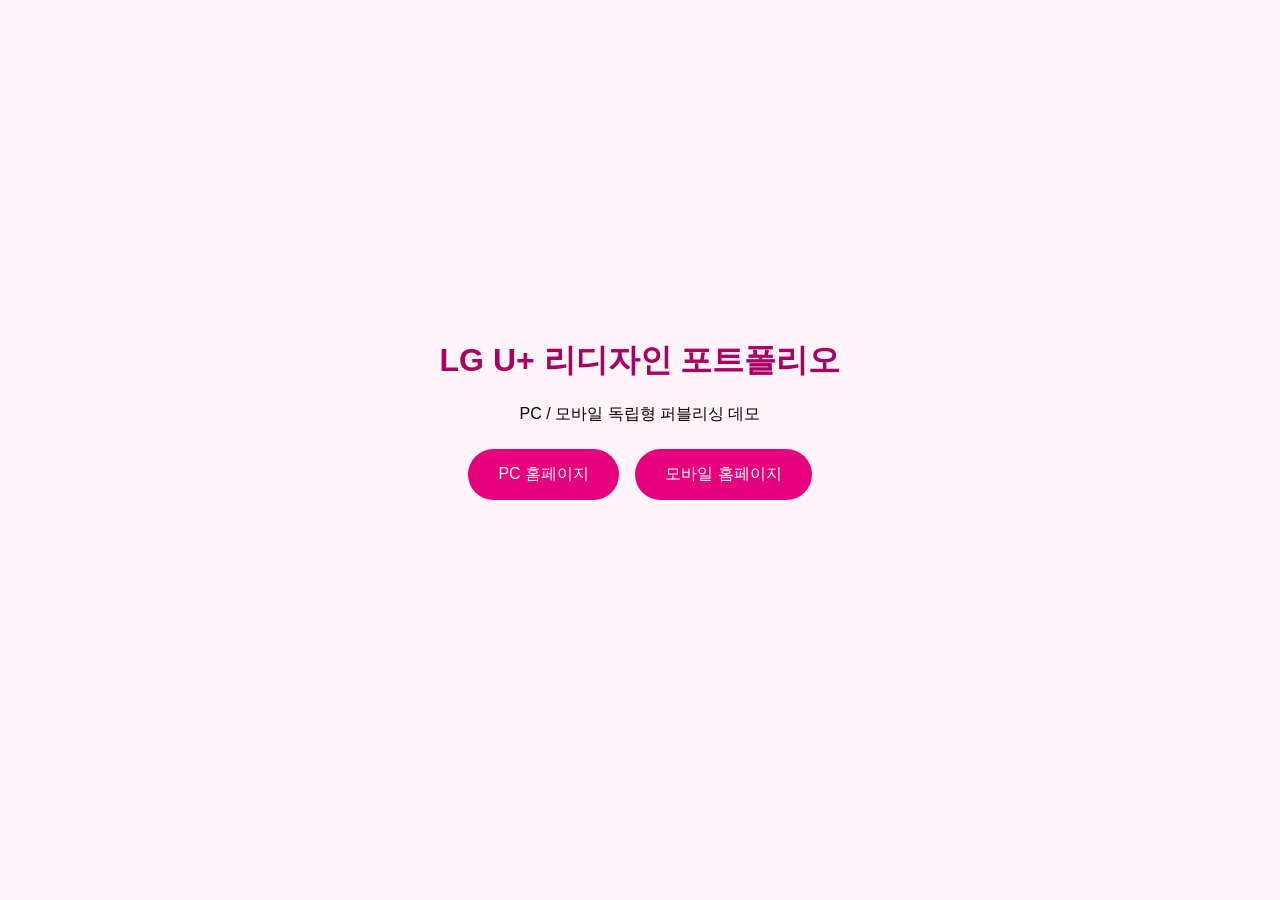
<file: index.html>
<!doctype html><html lang="ko"><head><meta charset="utf-8"><meta name="viewport" content="width=device-width,initial-scale=1"><title>LG U+ 포트폴리오</title><style>body{font-family:Arial,sans-serif;background:#fff4fa;display:grid;place-items:center;min-height:90vh;text-align:center}a{display:inline-block;padding:15px 30px;background:#e6007e;color:white;text-decoration:none;border-radius:30px;margin:8px}h1{color:#a90061}</style></head><body><main><h1>LG U+ 리디자인 포트폴리오</h1><p>PC / 모바일 독립형 퍼블리싱 데모</p><a href="pc/index.html">PC 홈페이지</a><a href="mobile/index.html">모바일 홈페이지</a></main></body></html>
</file>
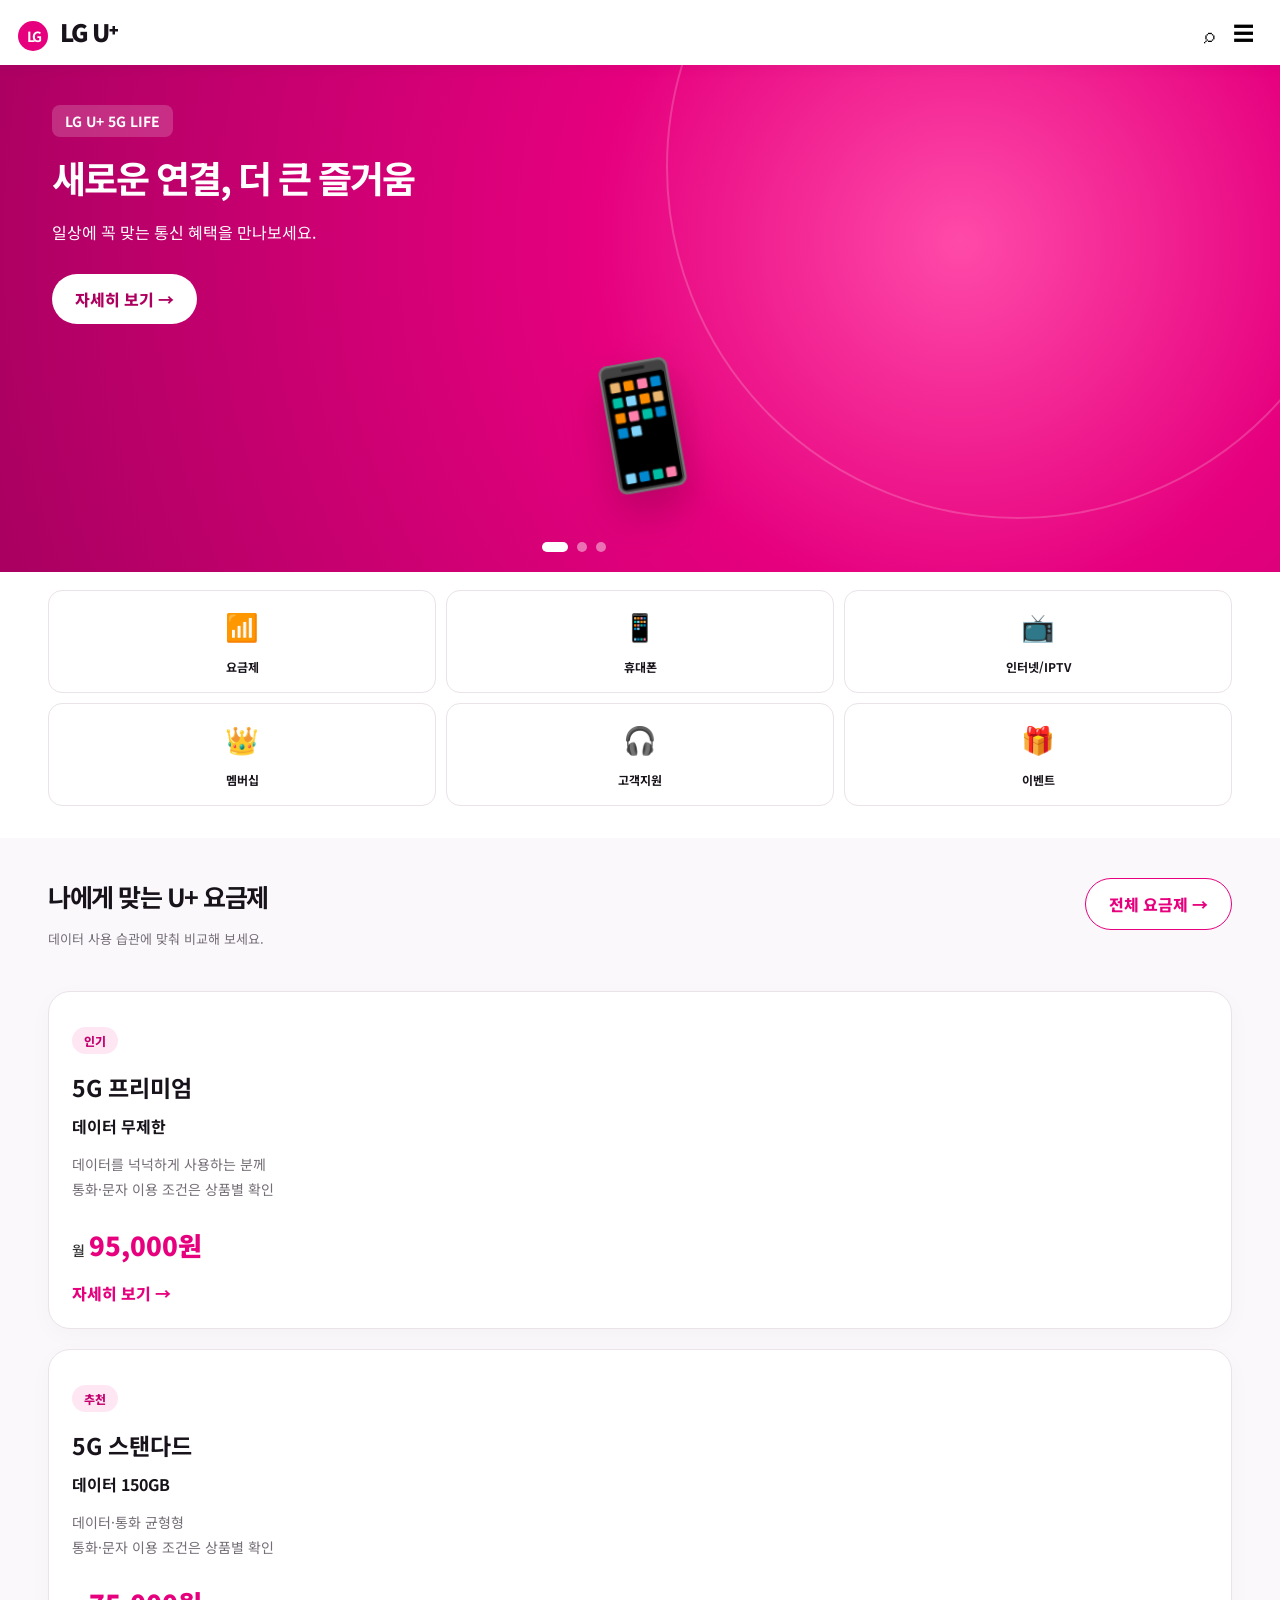
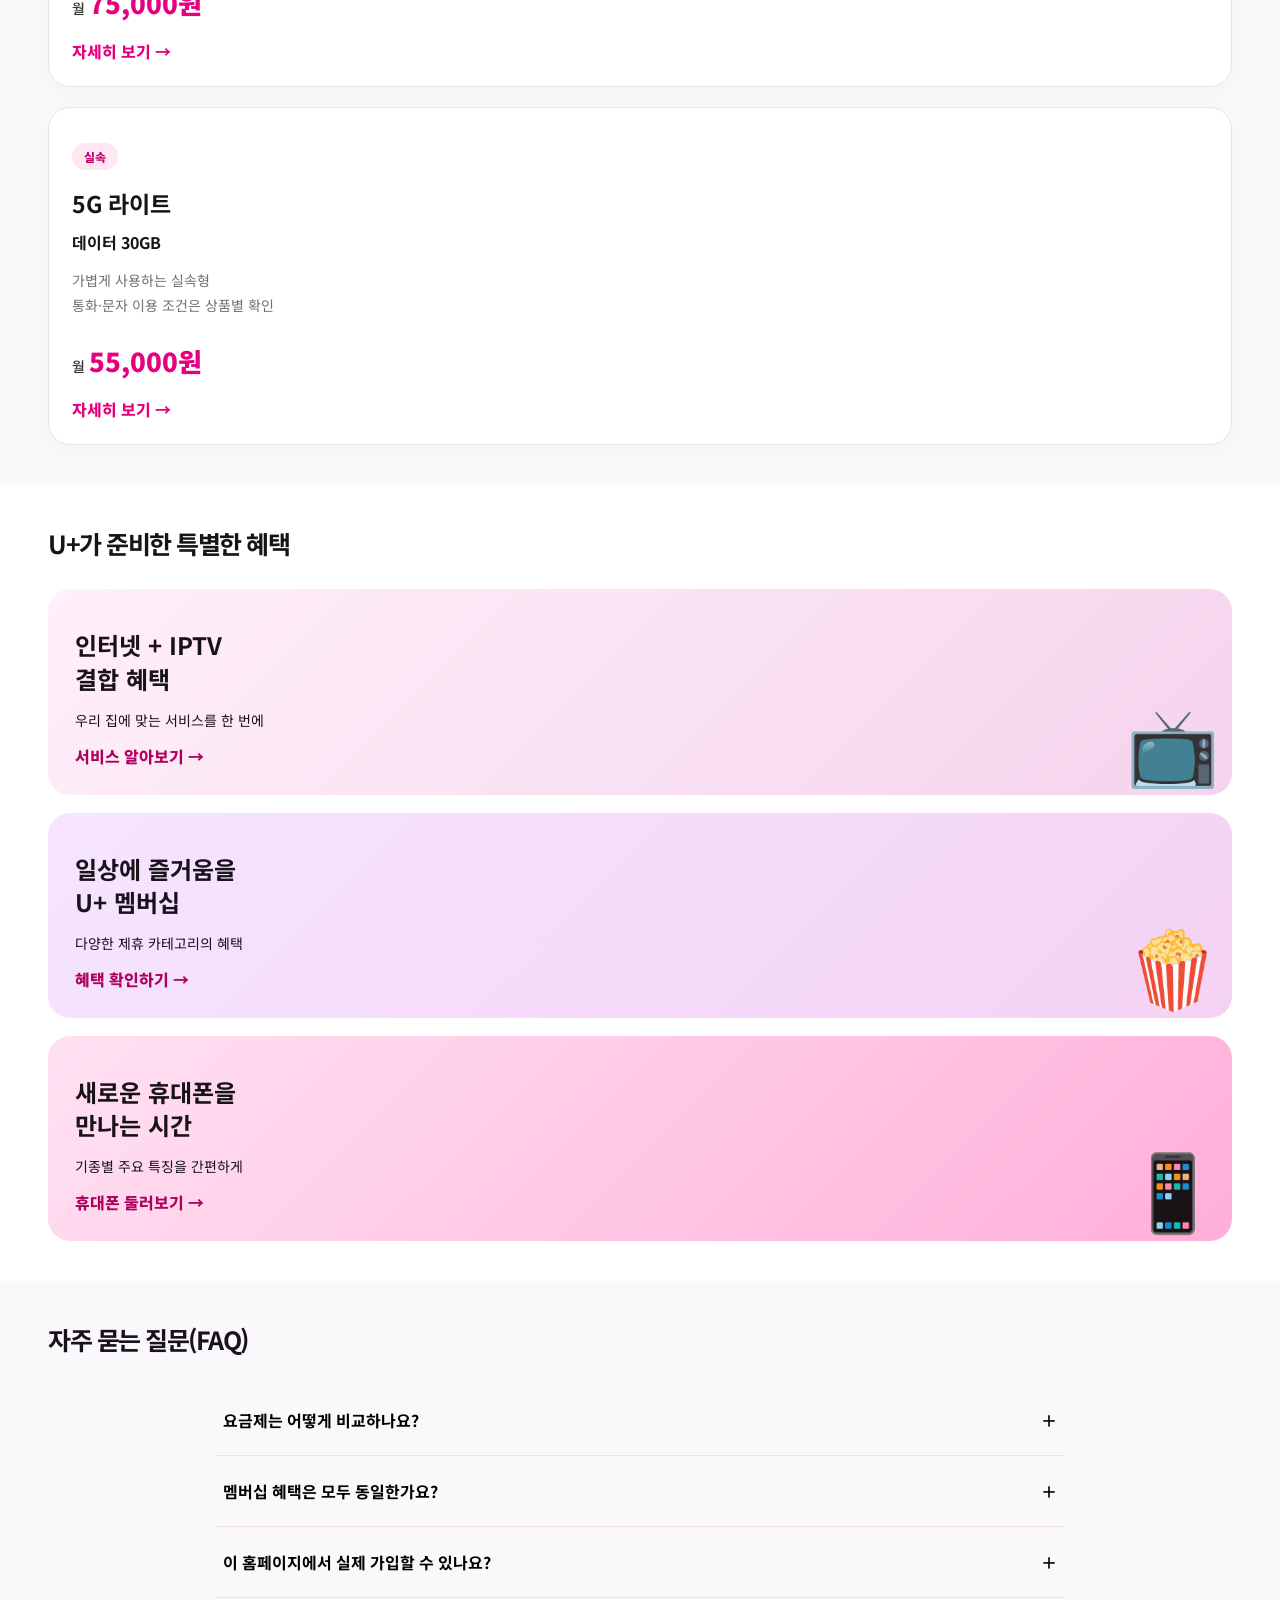
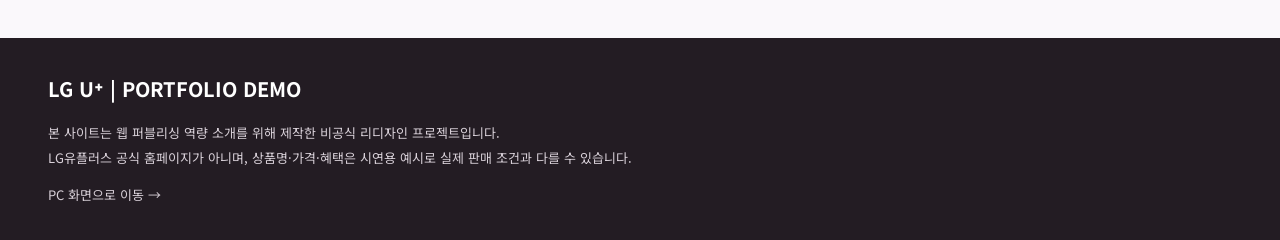
<file: mobile/index.html>
<!doctype html><html lang="ko"><head><meta charset="utf-8"><meta name="viewport" content="width=device-width,initial-scale=1"><meta name="description" content="LG U+ 통신사 웹 퍼블리싱 포트폴리오 데모"><title>홈 | U+ 웹 퍼블리싱 포트폴리오</title><link rel="stylesheet" href="../assets/style.css"><script defer src="../assets/main.js"></script></head><body class="mobile"><div class="topline">개인　 |　기업　 |　 소상공인　　<a href="../pc/index.html">PC 버전 보기 ↗</a></div><header class="header"><div class="header-inner"><a href="index.html" class="logo" aria-label="홈"><b>LG</b> LG U⁺</a><nav class="nav" aria-label="주 메뉴"><a class="active" href="index.html">홈</a><a class="" href="about.html">회사소개</a><a class="" href="plans.html">요금제</a><a class="" href="devices.html">휴대폰</a><a class="" href="membership.html">멤버십</a></nav><div class="header-tools"><button class="icon-btn" data-search aria-label="검색 열기">⌕</button><a class="login outline" href="about.html">My U+</a><button class="icon-btn" data-menu aria-label="메뉴 열기" aria-expanded="false">☰</button></div><div class="search-panel"><label for="site-search">어떤 서비스를 찾으세요?</label><input id="site-search" placeholder="요금제, 휴대폰, 멤버십 검색"></div></div><nav class="mobile-menu" aria-label="모바일 메뉴"><a class="active" href="index.html">홈</a><a class="" href="about.html">회사소개</a><a class="" href="plans.html">요금제</a><a class="" href="devices.html">휴대폰</a><a class="" href="membership.html">멤버십</a><a href="../pc/index.html">PC 버전 보기 ↗</a></nav></header><main><section class="hero" data-hero><div class="hero-inner"><div class="hero-copy"><span class="eyebrow" data-tag></span><h1 data-title></h1><p data-desc></p><a data-cta class="pill" href="plans.html">자세히 보기 →</a></div><div class="hero-visual" data-emoji aria-hidden="true"></div><div class="hero-dots"><button data-dot aria-label="첫 번째 배너"></button><button data-dot aria-label="두 번째 배너"></button><button data-dot aria-label="세 번째 배너"></button></div></div></section><div class="container"><div class="quick"><a href="plans.html"><span class="symbol">📶</span><strong>요금제</strong></a><a href="devices.html"><span class="symbol">📱</span><strong>휴대폰</strong></a><a href="about.html"><span class="symbol">📺</span><strong>인터넷/IPTV</strong></a><a href="membership.html"><span class="symbol">👑</span><strong>멤버십</strong></a><a href="about.html"><span class="symbol">🎧</span><strong>고객지원</strong></a><a href="membership.html"><span class="symbol">🎁</span><strong>이벤트</strong></a></div></div><section class="section alt"><div class="container"><div class="section-head"><div><h2>나에게 맞는 U+ 요금제</h2><p>데이터 사용 습관에 맞춰 비교해 보세요.</p></div><a href="plans.html" class="outline">전체 요금제 →</a></div><div class="cards"><article class="card" data-category="premium"><span class="tag">인기</span><h3>5G 프리미엄</h3><strong>데이터 무제한</strong><p>데이터를 넉넉하게 사용하는 분께<br>통화·문자 이용 조건은 상품별 확인</p><div class="price"><small>월 </small>95,000원</div><a class="link" href="plans.html">자세히 보기 →</a></article><article class="card" data-category="standard"><span class="tag">추천</span><h3>5G 스탠다드</h3><strong>데이터 150GB</strong><p>데이터·통화 균형형<br>통화·문자 이용 조건은 상품별 확인</p><div class="price"><small>월 </small>75,000원</div><a class="link" href="plans.html">자세히 보기 →</a></article><article class="card" data-category="light"><span class="tag">실속</span><h3>5G 라이트</h3><strong>데이터 30GB</strong><p>가볍게 사용하는 실속형<br>통화·문자 이용 조건은 상품별 확인</p><div class="price"><small>월 </small>55,000원</div><a class="link" href="plans.html">자세히 보기 →</a></article></div></div></section><section class="section"><div class="container"><div class="section-head"><h2>U+가 준비한 특별한 혜택</h2></div><div class="promos"><article class="promo"><h3>인터넷 + IPTV<br>결합 혜택</h3><p>우리 집에 맞는 서비스를 한 번에</p><a href="about.html">서비스 알아보기 →</a><span class="art">📺</span></article><article class="promo"><h3>일상에 즐거움을<br>U+ 멤버십</h3><p>다양한 제휴 카테고리의 혜택</p><a href="membership.html">혜택 확인하기 →</a><span class="art">🍿</span></article><article class="promo"><h3>새로운 휴대폰을<br>만나는 시간</h3><p>기종별 주요 특징을 간편하게</p><a href="devices.html">휴대폰 둘러보기 →</a><span class="art">📱</span></article></div></div></section><section class="section alt"><div class="container"><div class="section-head"><h2>자주 묻는 질문(FAQ)</h2></div><div class="faq"><div class="faq-item"><button aria-expanded="false">요금제는 어떻게 비교하나요? <span>＋</span></button><div class="faq-answer">요금제 소개 페이지에서 데이터 이용량에 따라 상품 카드를 분류해 볼 수 있습니다. 실제 가입 조건은 공식 홈페이지에서 확인해 주세요.</div></div><div class="faq-item"><button aria-expanded="false">멤버십 혜택은 모두 동일한가요? <span>＋</span></button><div class="faq-answer">멤버십 혜택은 등급과 제휴처 및 시기에 따라 달라질 수 있습니다. 이 페이지는 포트폴리오용 안내 예시입니다.</div></div><div class="faq-item"><button aria-expanded="false">이 홈페이지에서 실제 가입할 수 있나요? <span>＋</span></button><div class="faq-answer">아니요. 이 사이트는 개인 포트폴리오로 제작한 비공식 시연 사이트이며 가입이나 결제 기능을 제공하지 않습니다.</div></div></div></div></section></main><footer class="footer"><div class="container"><strong>LG U⁺ | PORTFOLIO DEMO</strong><p>본 사이트는 웹 퍼블리싱 역량 소개를 위해 제작한 비공식 리디자인 프로젝트입니다.<br>LG유플러스 공식 홈페이지가 아니며, 상품명·가격·혜택은 시연용 예시로 실제 판매 조건과 다를 수 있습니다.</p><a href="../pc/index.html">PC 화면으로 이동 →</a></div></footer></body></html>
</file>
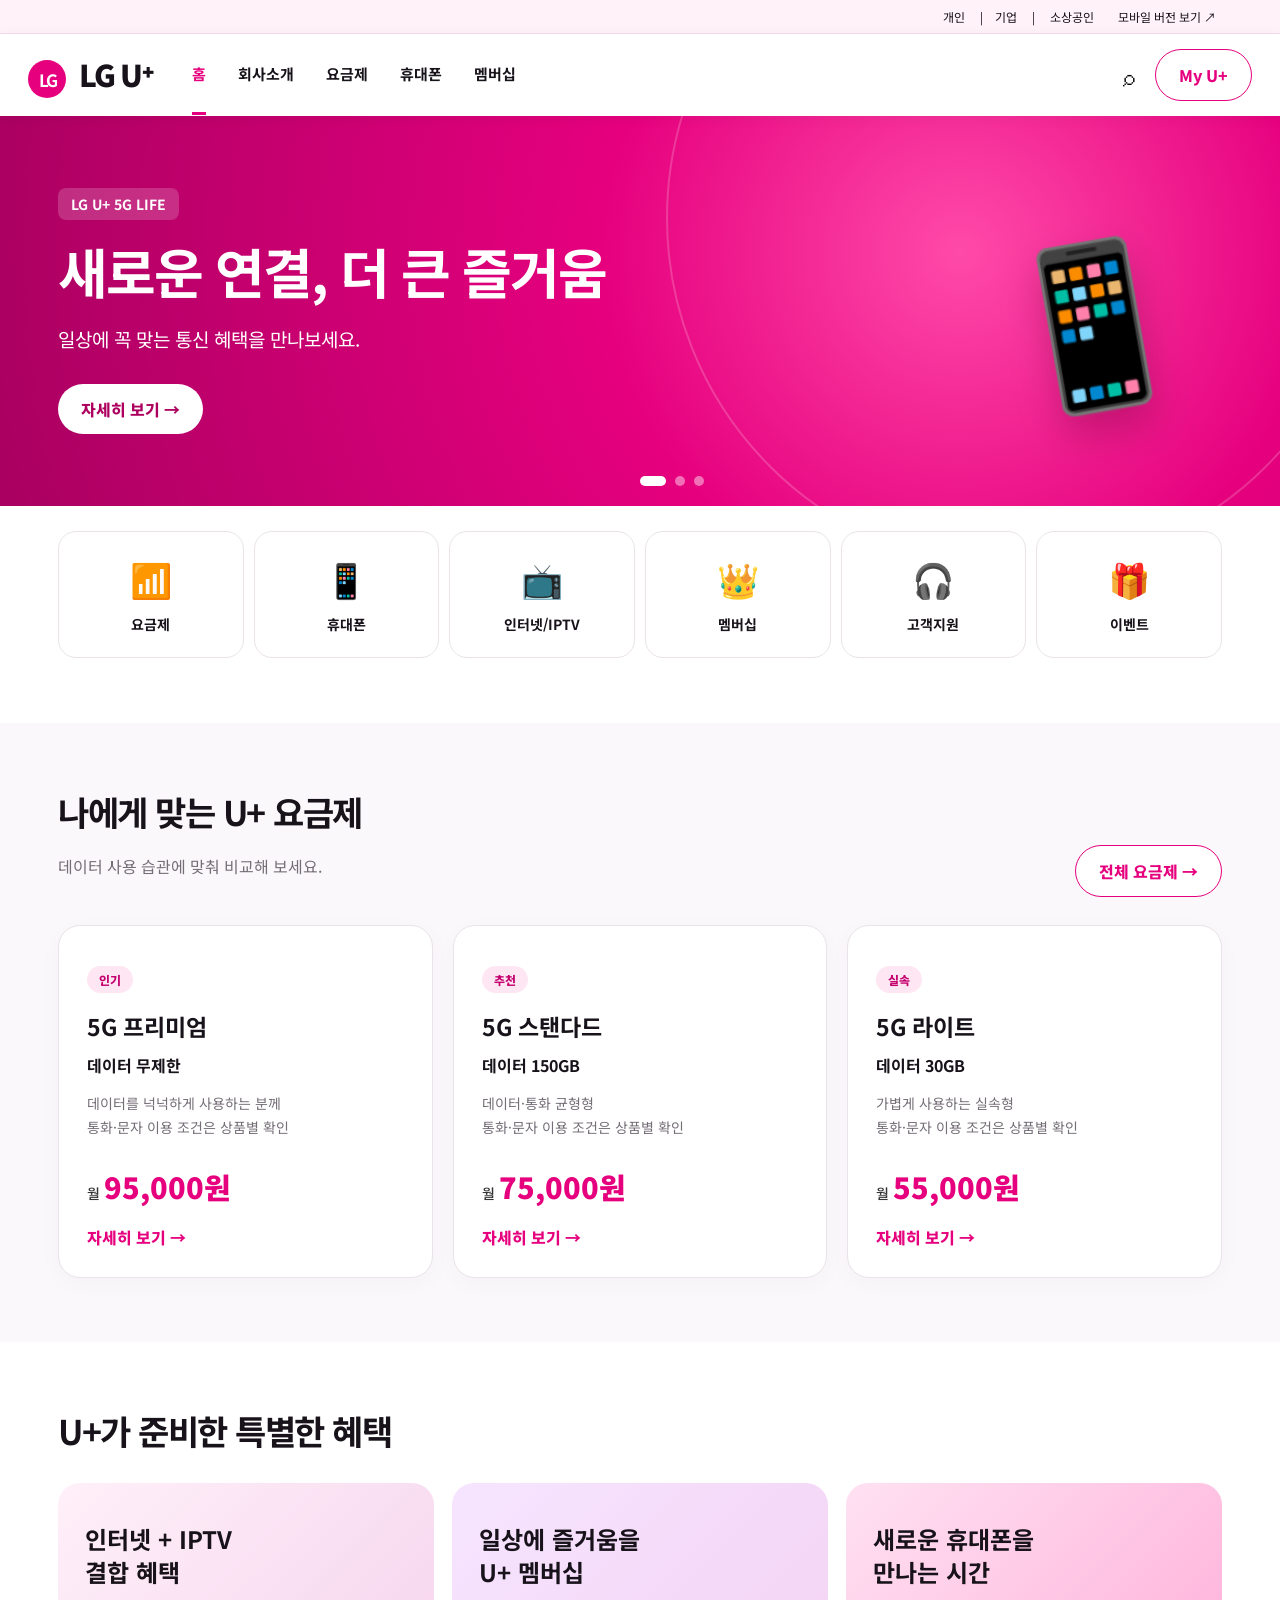
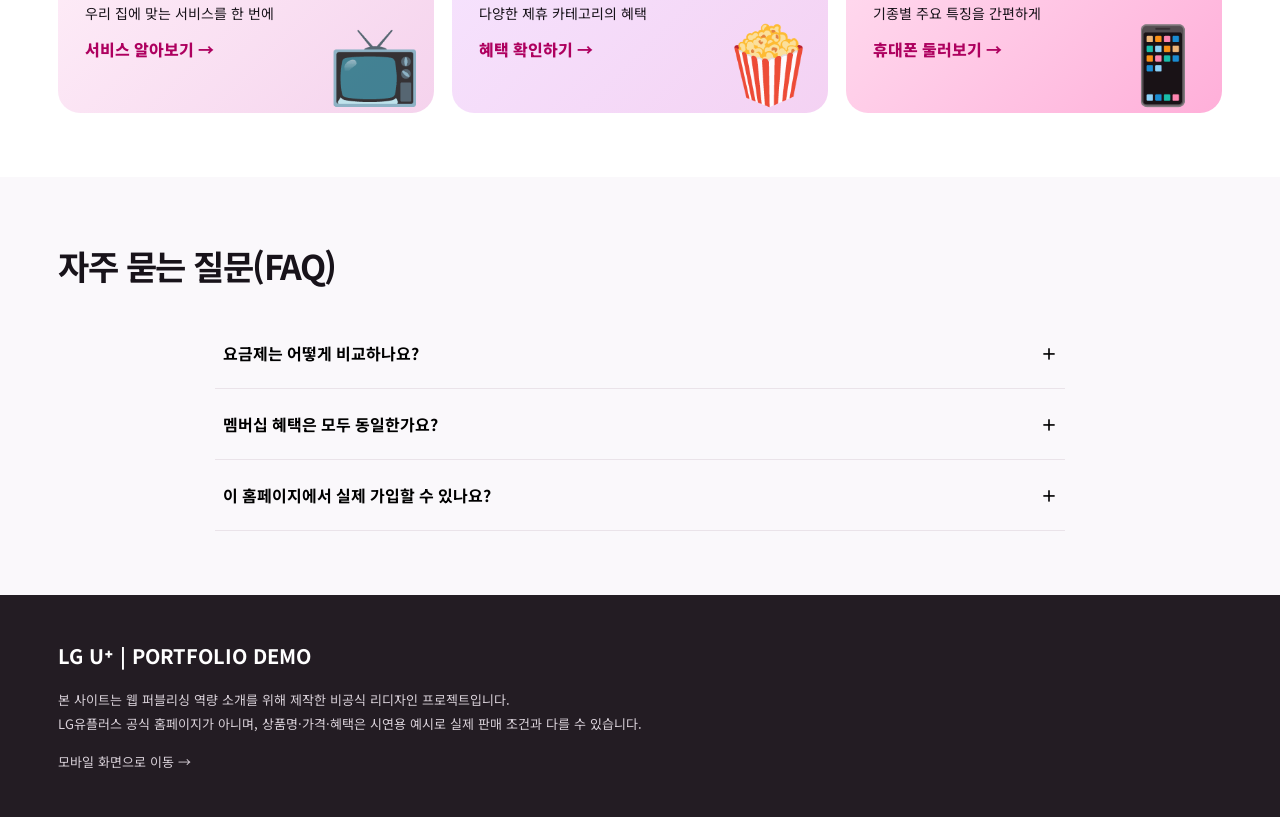
<file: pc/index.html>
<!doctype html><html lang="ko"><head><meta charset="utf-8"><meta name="viewport" content="width=device-width,initial-scale=1"><meta name="description" content="LG U+ 통신사 웹 퍼블리싱 포트폴리오 데모"><title>홈 | U+ 웹 퍼블리싱 포트폴리오</title><link rel="stylesheet" href="../assets/style.css"><script defer src="../assets/main.js"></script></head><body class="pc"><div class="topline">개인　 |　기업　 |　 소상공인　　<a href="../mobile/index.html">모바일 버전 보기 ↗</a></div><header class="header"><div class="header-inner"><a href="index.html" class="logo" aria-label="홈"><b>LG</b> LG U⁺</a><nav class="nav" aria-label="주 메뉴"><a class="active" href="index.html">홈</a><a class="" href="about.html">회사소개</a><a class="" href="plans.html">요금제</a><a class="" href="devices.html">휴대폰</a><a class="" href="membership.html">멤버십</a></nav><div class="header-tools"><button class="icon-btn" data-search aria-label="검색 열기">⌕</button><a class="login outline" href="about.html">My U+</a></div><div class="search-panel"><label for="site-search">어떤 서비스를 찾으세요?</label><input id="site-search" placeholder="요금제, 휴대폰, 멤버십 검색"></div></div><nav class="mobile-menu" aria-label="모바일 메뉴"><a class="active" href="index.html">홈</a><a class="" href="about.html">회사소개</a><a class="" href="plans.html">요금제</a><a class="" href="devices.html">휴대폰</a><a class="" href="membership.html">멤버십</a><a href="../mobile/index.html">PC 버전 보기 ↗</a></nav></header><main><section class="hero" data-hero><div class="hero-inner"><div class="hero-copy"><span class="eyebrow" data-tag></span><h1 data-title></h1><p data-desc></p><a data-cta class="pill" href="plans.html">자세히 보기 →</a></div><div class="hero-visual" data-emoji aria-hidden="true"></div><div class="hero-dots"><button data-dot aria-label="첫 번째 배너"></button><button data-dot aria-label="두 번째 배너"></button><button data-dot aria-label="세 번째 배너"></button></div></div></section><div class="container"><div class="quick"><a href="plans.html"><span class="symbol">📶</span><strong>요금제</strong></a><a href="devices.html"><span class="symbol">📱</span><strong>휴대폰</strong></a><a href="about.html"><span class="symbol">📺</span><strong>인터넷/IPTV</strong></a><a href="membership.html"><span class="symbol">👑</span><strong>멤버십</strong></a><a href="about.html"><span class="symbol">🎧</span><strong>고객지원</strong></a><a href="membership.html"><span class="symbol">🎁</span><strong>이벤트</strong></a></div></div><section class="section alt"><div class="container"><div class="section-head"><div><h2>나에게 맞는 U+ 요금제</h2><p>데이터 사용 습관에 맞춰 비교해 보세요.</p></div><a href="plans.html" class="outline">전체 요금제 →</a></div><div class="cards"><article class="card" data-category="premium"><span class="tag">인기</span><h3>5G 프리미엄</h3><strong>데이터 무제한</strong><p>데이터를 넉넉하게 사용하는 분께<br>통화·문자 이용 조건은 상품별 확인</p><div class="price"><small>월 </small>95,000원</div><a class="link" href="plans.html">자세히 보기 →</a></article><article class="card" data-category="standard"><span class="tag">추천</span><h3>5G 스탠다드</h3><strong>데이터 150GB</strong><p>데이터·통화 균형형<br>통화·문자 이용 조건은 상품별 확인</p><div class="price"><small>월 </small>75,000원</div><a class="link" href="plans.html">자세히 보기 →</a></article><article class="card" data-category="light"><span class="tag">실속</span><h3>5G 라이트</h3><strong>데이터 30GB</strong><p>가볍게 사용하는 실속형<br>통화·문자 이용 조건은 상품별 확인</p><div class="price"><small>월 </small>55,000원</div><a class="link" href="plans.html">자세히 보기 →</a></article></div></div></section><section class="section"><div class="container"><div class="section-head"><h2>U+가 준비한 특별한 혜택</h2></div><div class="promos"><article class="promo"><h3>인터넷 + IPTV<br>결합 혜택</h3><p>우리 집에 맞는 서비스를 한 번에</p><a href="about.html">서비스 알아보기 →</a><span class="art">📺</span></article><article class="promo"><h3>일상에 즐거움을<br>U+ 멤버십</h3><p>다양한 제휴 카테고리의 혜택</p><a href="membership.html">혜택 확인하기 →</a><span class="art">🍿</span></article><article class="promo"><h3>새로운 휴대폰을<br>만나는 시간</h3><p>기종별 주요 특징을 간편하게</p><a href="devices.html">휴대폰 둘러보기 →</a><span class="art">📱</span></article></div></div></section><section class="section alt"><div class="container"><div class="section-head"><h2>자주 묻는 질문(FAQ)</h2></div><div class="faq"><div class="faq-item"><button aria-expanded="false">요금제는 어떻게 비교하나요? <span>＋</span></button><div class="faq-answer">요금제 소개 페이지에서 데이터 이용량에 따라 상품 카드를 분류해 볼 수 있습니다. 실제 가입 조건은 공식 홈페이지에서 확인해 주세요.</div></div><div class="faq-item"><button aria-expanded="false">멤버십 혜택은 모두 동일한가요? <span>＋</span></button><div class="faq-answer">멤버십 혜택은 등급과 제휴처 및 시기에 따라 달라질 수 있습니다. 이 페이지는 포트폴리오용 안내 예시입니다.</div></div><div class="faq-item"><button aria-expanded="false">이 홈페이지에서 실제 가입할 수 있나요? <span>＋</span></button><div class="faq-answer">아니요. 이 사이트는 개인 포트폴리오로 제작한 비공식 시연 사이트이며 가입이나 결제 기능을 제공하지 않습니다.</div></div></div></div></section></main><footer class="footer"><div class="container"><strong>LG U⁺ | PORTFOLIO DEMO</strong><p>본 사이트는 웹 퍼블리싱 역량 소개를 위해 제작한 비공식 리디자인 프로젝트입니다.<br>LG유플러스 공식 홈페이지가 아니며, 상품명·가격·혜택은 시연용 예시로 실제 판매 조건과 다를 수 있습니다.</p><a href="../mobile/index.html">모바일 화면으로 이동 →</a></div></footer></body></html>
</file>
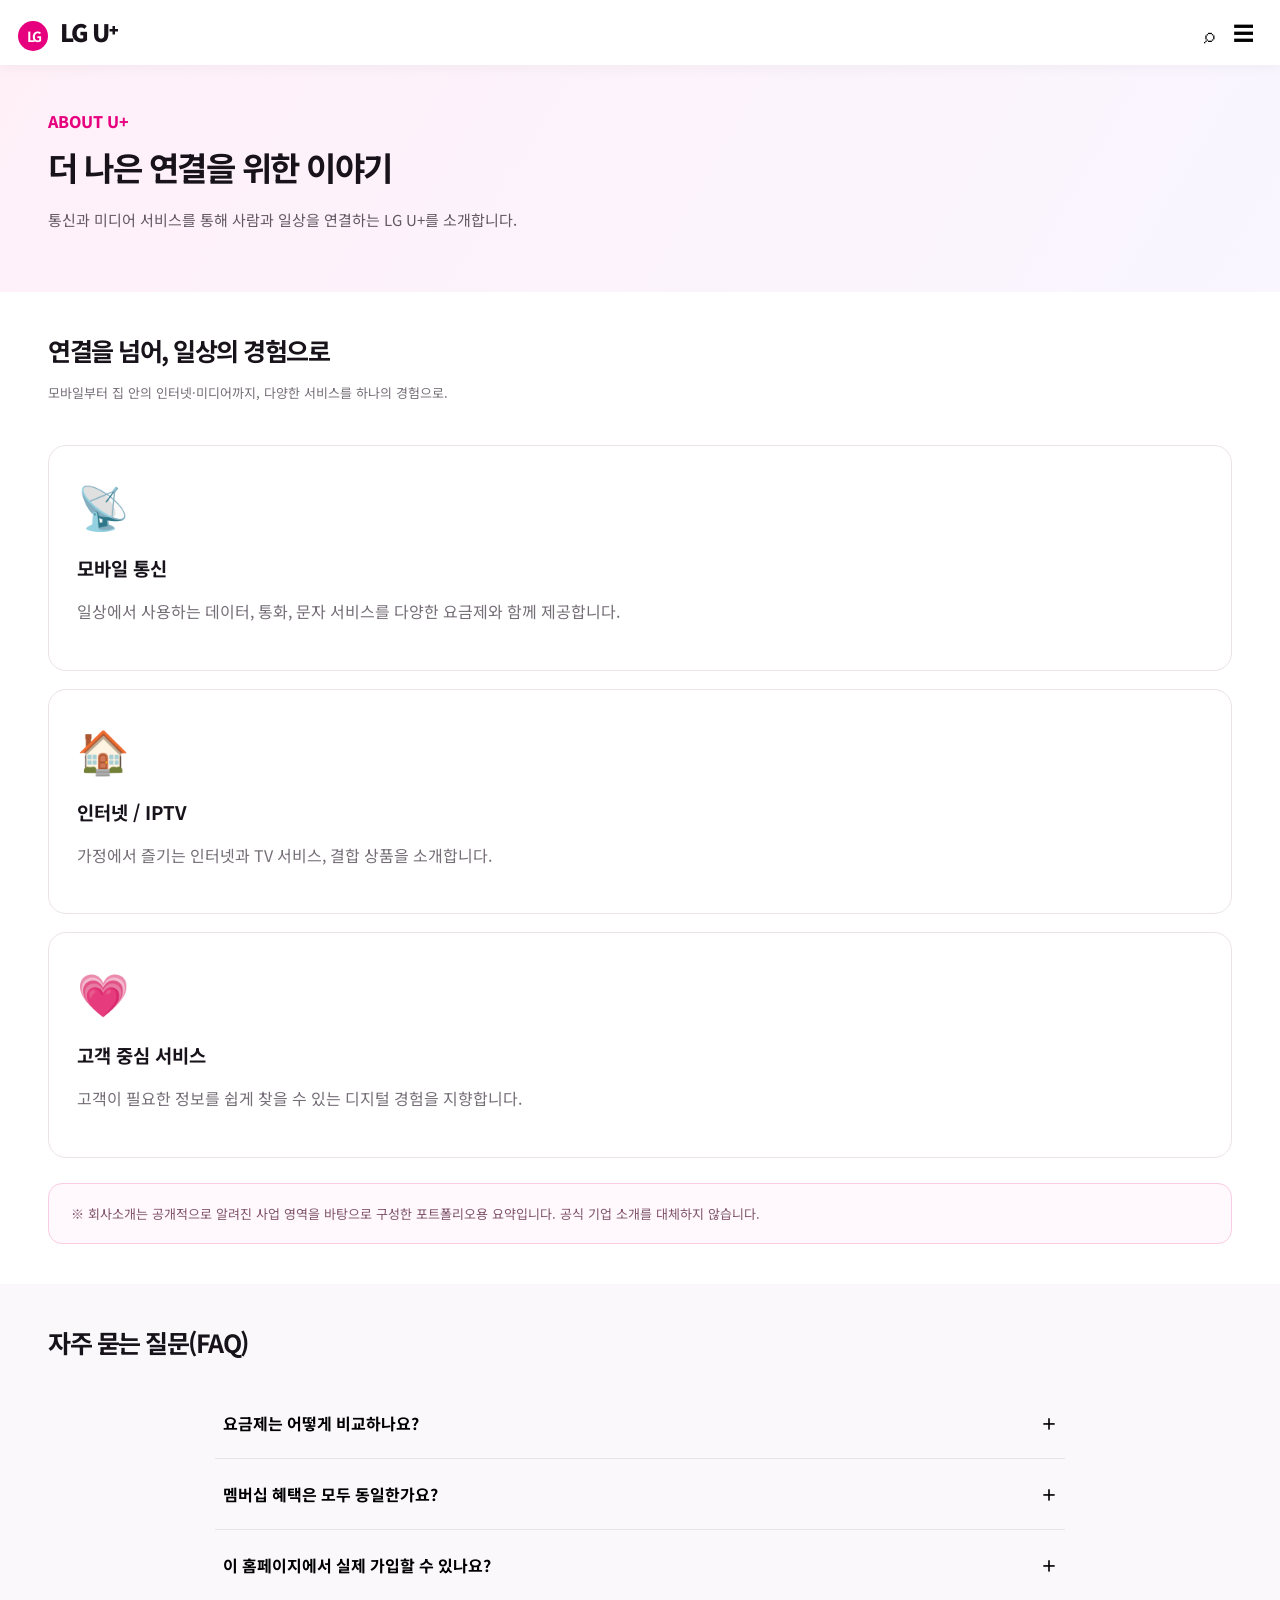
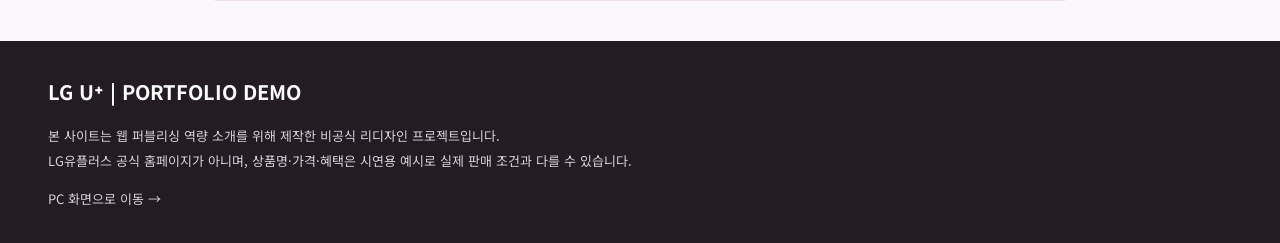
<file: mobile/about.html>
<!doctype html><html lang="ko"><head><meta charset="utf-8"><meta name="viewport" content="width=device-width,initial-scale=1"><meta name="description" content="LG U+ 통신사 웹 퍼블리싱 포트폴리오 데모"><title>회사소개 | U+ 웹 퍼블리싱 포트폴리오</title><link rel="stylesheet" href="../assets/style.css"><script defer src="../assets/main.js"></script></head><body class="mobile"><div class="topline">개인　 |　기업　 |　 소상공인　　<a href="../pc/index.html">PC 버전 보기 ↗</a></div><header class="header"><div class="header-inner"><a href="index.html" class="logo" aria-label="홈"><b>LG</b> LG U⁺</a><nav class="nav" aria-label="주 메뉴"><a class="" href="index.html">홈</a><a class="active" href="about.html">회사소개</a><a class="" href="plans.html">요금제</a><a class="" href="devices.html">휴대폰</a><a class="" href="membership.html">멤버십</a></nav><div class="header-tools"><button class="icon-btn" data-search aria-label="검색 열기">⌕</button><a class="login outline" href="about.html">My U+</a><button class="icon-btn" data-menu aria-label="메뉴 열기" aria-expanded="false">☰</button></div><div class="search-panel"><label for="site-search">어떤 서비스를 찾으세요?</label><input id="site-search" placeholder="요금제, 휴대폰, 멤버십 검색"></div></div><nav class="mobile-menu" aria-label="모바일 메뉴"><a class="" href="index.html">홈</a><a class="active" href="about.html">회사소개</a><a class="" href="plans.html">요금제</a><a class="" href="devices.html">휴대폰</a><a class="" href="membership.html">멤버십</a><a href="../pc/index.html">PC 버전 보기 ↗</a></nav></header><main><section class="page-intro"><div class="container"><span class="kicker">ABOUT U+</span><h1>더 나은 연결을 위한 이야기</h1><p>통신과 미디어 서비스를 통해 사람과 일상을 연결하는 LG U+를 소개합니다.</p></div></section><section class="section"><div class="container"><div class="section-head"><div><h2>연결을 넘어, 일상의 경험으로</h2><p>모바일부터 집 안의 인터넷·미디어까지, 다양한 서비스를 하나의 경험으로.</p></div></div><div class="features"><article class="feature"><span class="symbol">📡</span><h3>모바일 통신</h3><p>일상에서 사용하는 데이터, 통화, 문자 서비스를 다양한 요금제와 함께 제공합니다.</p></article><article class="feature"><span class="symbol">🏠</span><h3>인터넷 / IPTV</h3><p>가정에서 즐기는 인터넷과 TV 서비스, 결합 상품을 소개합니다.</p></article><article class="feature"><span class="symbol">💗</span><h3>고객 중심 서비스</h3><p>고객이 필요한 정보를 쉽게 찾을 수 있는 디지털 경험을 지향합니다.</p></article></div><div class="notice">※ 회사소개는 공개적으로 알려진 사업 영역을 바탕으로 구성한 포트폴리오용 요약입니다. 공식 기업 소개를 대체하지 않습니다.</div></div></section><section class="section alt"><div class="container"><div class="section-head"><h2>자주 묻는 질문(FAQ)</h2></div><div class="faq"><div class="faq-item"><button aria-expanded="false">요금제는 어떻게 비교하나요? <span>＋</span></button><div class="faq-answer">요금제 소개 페이지에서 데이터 이용량에 따라 상품 카드를 분류해 볼 수 있습니다. 실제 가입 조건은 공식 홈페이지에서 확인해 주세요.</div></div><div class="faq-item"><button aria-expanded="false">멤버십 혜택은 모두 동일한가요? <span>＋</span></button><div class="faq-answer">멤버십 혜택은 등급과 제휴처 및 시기에 따라 달라질 수 있습니다. 이 페이지는 포트폴리오용 안내 예시입니다.</div></div><div class="faq-item"><button aria-expanded="false">이 홈페이지에서 실제 가입할 수 있나요? <span>＋</span></button><div class="faq-answer">아니요. 이 사이트는 개인 포트폴리오로 제작한 비공식 시연 사이트이며 가입이나 결제 기능을 제공하지 않습니다.</div></div></div></div></section></main><footer class="footer"><div class="container"><strong>LG U⁺ | PORTFOLIO DEMO</strong><p>본 사이트는 웹 퍼블리싱 역량 소개를 위해 제작한 비공식 리디자인 프로젝트입니다.<br>LG유플러스 공식 홈페이지가 아니며, 상품명·가격·혜택은 시연용 예시로 실제 판매 조건과 다를 수 있습니다.</p><a href="../pc/index.html">PC 화면으로 이동 →</a></div></footer></body></html>
</file>
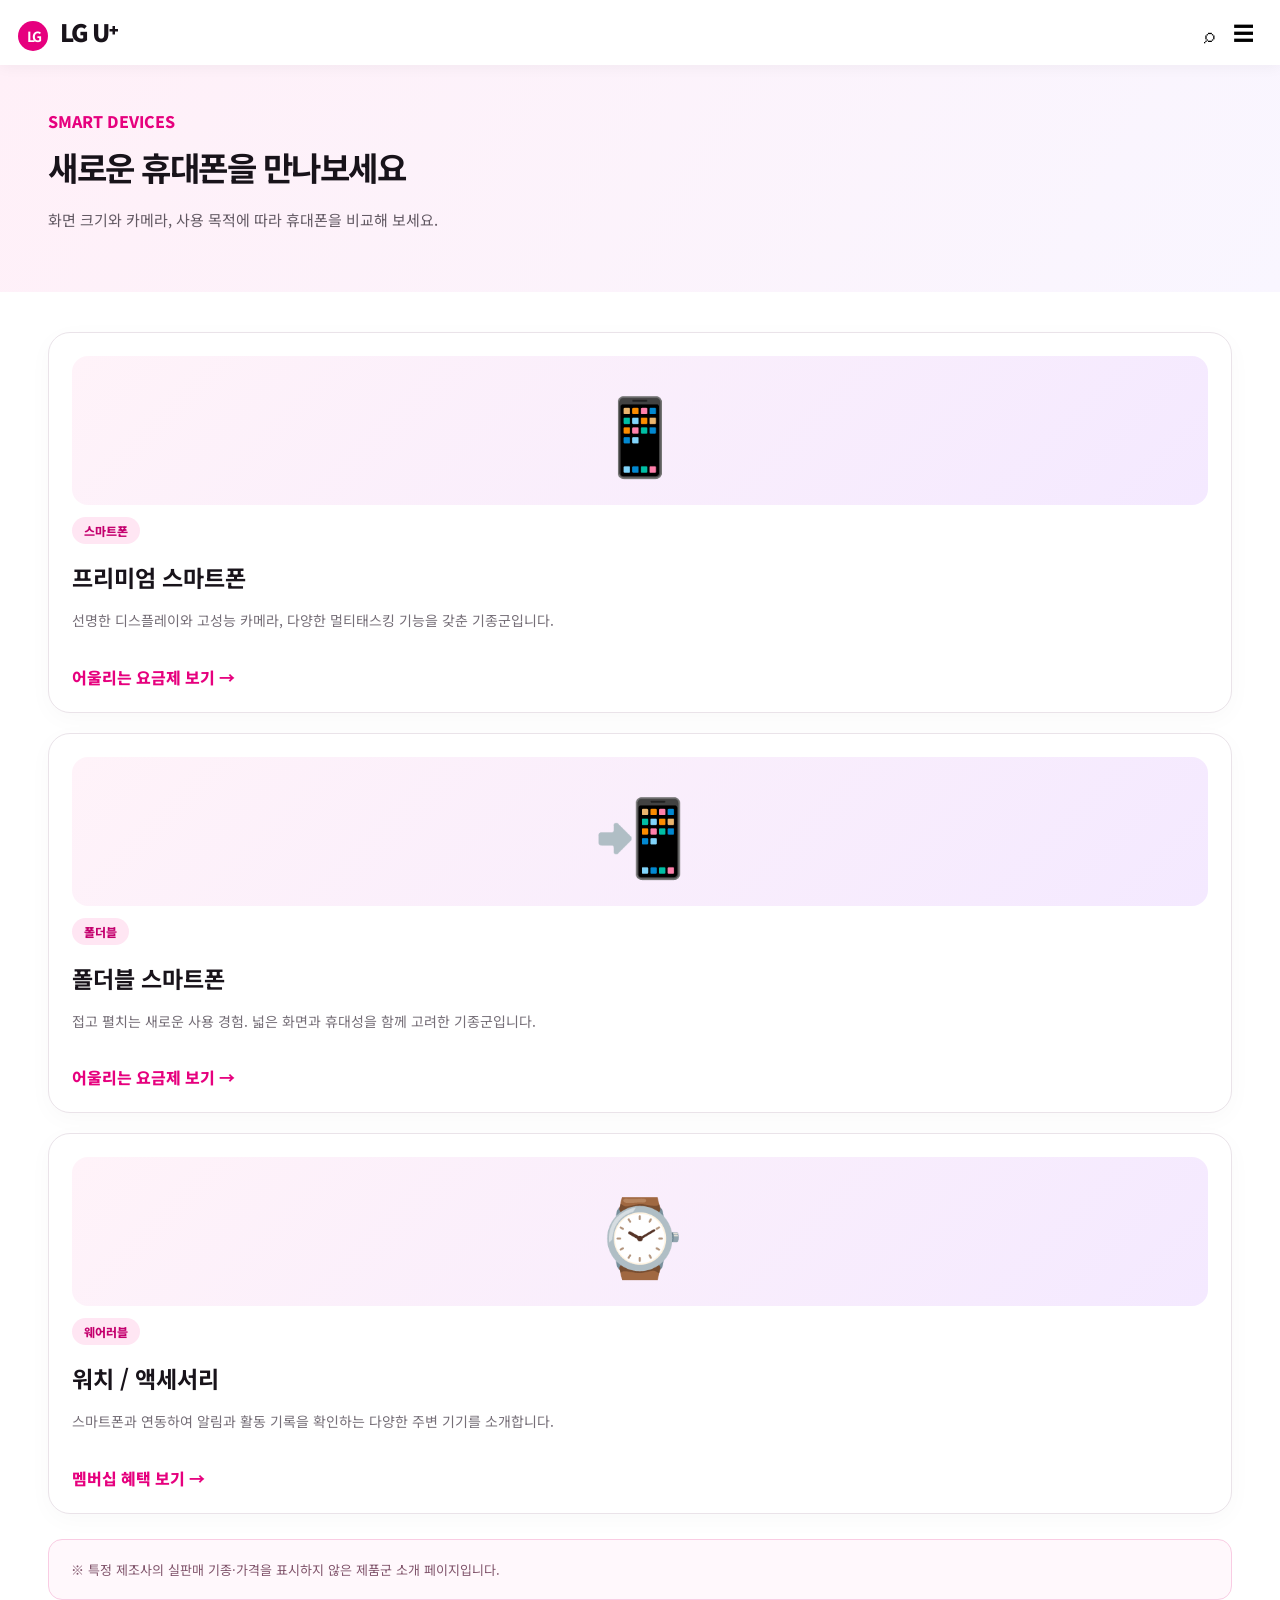
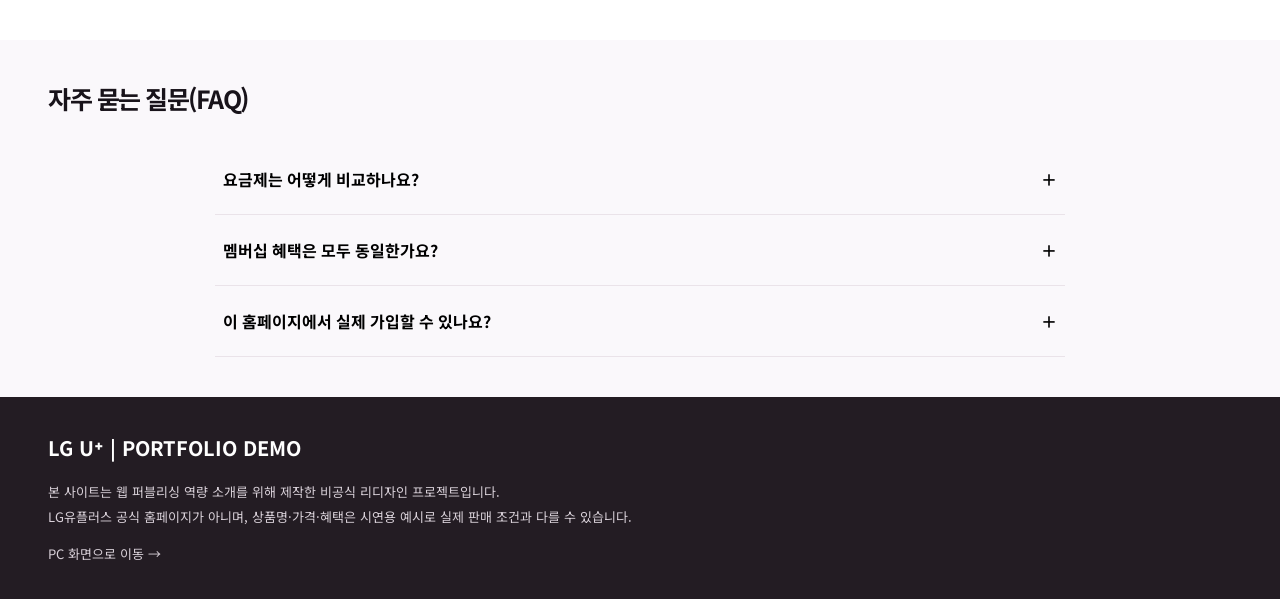
<file: mobile/devices.html>
<!doctype html><html lang="ko"><head><meta charset="utf-8"><meta name="viewport" content="width=device-width,initial-scale=1"><meta name="description" content="LG U+ 통신사 웹 퍼블리싱 포트폴리오 데모"><title>휴대폰 소개 | U+ 웹 퍼블리싱 포트폴리오</title><link rel="stylesheet" href="../assets/style.css"><script defer src="../assets/main.js"></script></head><body class="mobile"><div class="topline">개인　 |　기업　 |　 소상공인　　<a href="../pc/index.html">PC 버전 보기 ↗</a></div><header class="header"><div class="header-inner"><a href="index.html" class="logo" aria-label="홈"><b>LG</b> LG U⁺</a><nav class="nav" aria-label="주 메뉴"><a class="" href="index.html">홈</a><a class="" href="about.html">회사소개</a><a class="" href="plans.html">요금제</a><a class="active" href="devices.html">휴대폰</a><a class="" href="membership.html">멤버십</a></nav><div class="header-tools"><button class="icon-btn" data-search aria-label="검색 열기">⌕</button><a class="login outline" href="about.html">My U+</a><button class="icon-btn" data-menu aria-label="메뉴 열기" aria-expanded="false">☰</button></div><div class="search-panel"><label for="site-search">어떤 서비스를 찾으세요?</label><input id="site-search" placeholder="요금제, 휴대폰, 멤버십 검색"></div></div><nav class="mobile-menu" aria-label="모바일 메뉴"><a class="" href="index.html">홈</a><a class="" href="about.html">회사소개</a><a class="" href="plans.html">요금제</a><a class="active" href="devices.html">휴대폰</a><a class="" href="membership.html">멤버십</a><a href="../pc/index.html">PC 버전 보기 ↗</a></nav></header><main><section class="page-intro"><div class="container"><span class="kicker">SMART DEVICES</span><h1>새로운 휴대폰을 만나보세요</h1><p>화면 크기와 카메라, 사용 목적에 따라 휴대폰을 비교해 보세요.</p></div></section><section class="section"><div class="container"><div class="cards"><article class="card"><div class="device-icon">📱</div><span class="tag">스마트폰</span><h3>프리미엄 스마트폰</h3><p>선명한 디스플레이와 고성능 카메라, 다양한 멀티태스킹 기능을 갖춘 기종군입니다.</p><a class="link" href="plans.html">어울리는 요금제 보기 →</a></article><article class="card"><div class="device-icon">📲</div><span class="tag">폴더블</span><h3>폴더블 스마트폰</h3><p>접고 펼치는 새로운 사용 경험. 넓은 화면과 휴대성을 함께 고려한 기종군입니다.</p><a class="link" href="plans.html">어울리는 요금제 보기 →</a></article><article class="card"><div class="device-icon">⌚</div><span class="tag">웨어러블</span><h3>워치 / 액세서리</h3><p>스마트폰과 연동하여 알림과 활동 기록을 확인하는 다양한 주변 기기를 소개합니다.</p><a class="link" href="membership.html">멤버십 혜택 보기 →</a></article></div><div class="notice">※ 특정 제조사의 실판매 기종·가격을 표시하지 않은 제품군 소개 페이지입니다.</div></div></section><section class="section alt"><div class="container"><div class="section-head"><h2>자주 묻는 질문(FAQ)</h2></div><div class="faq"><div class="faq-item"><button aria-expanded="false">요금제는 어떻게 비교하나요? <span>＋</span></button><div class="faq-answer">요금제 소개 페이지에서 데이터 이용량에 따라 상품 카드를 분류해 볼 수 있습니다. 실제 가입 조건은 공식 홈페이지에서 확인해 주세요.</div></div><div class="faq-item"><button aria-expanded="false">멤버십 혜택은 모두 동일한가요? <span>＋</span></button><div class="faq-answer">멤버십 혜택은 등급과 제휴처 및 시기에 따라 달라질 수 있습니다. 이 페이지는 포트폴리오용 안내 예시입니다.</div></div><div class="faq-item"><button aria-expanded="false">이 홈페이지에서 실제 가입할 수 있나요? <span>＋</span></button><div class="faq-answer">아니요. 이 사이트는 개인 포트폴리오로 제작한 비공식 시연 사이트이며 가입이나 결제 기능을 제공하지 않습니다.</div></div></div></div></section></main><footer class="footer"><div class="container"><strong>LG U⁺ | PORTFOLIO DEMO</strong><p>본 사이트는 웹 퍼블리싱 역량 소개를 위해 제작한 비공식 리디자인 프로젝트입니다.<br>LG유플러스 공식 홈페이지가 아니며, 상품명·가격·혜택은 시연용 예시로 실제 판매 조건과 다를 수 있습니다.</p><a href="../pc/index.html">PC 화면으로 이동 →</a></div></footer></body></html>
</file>
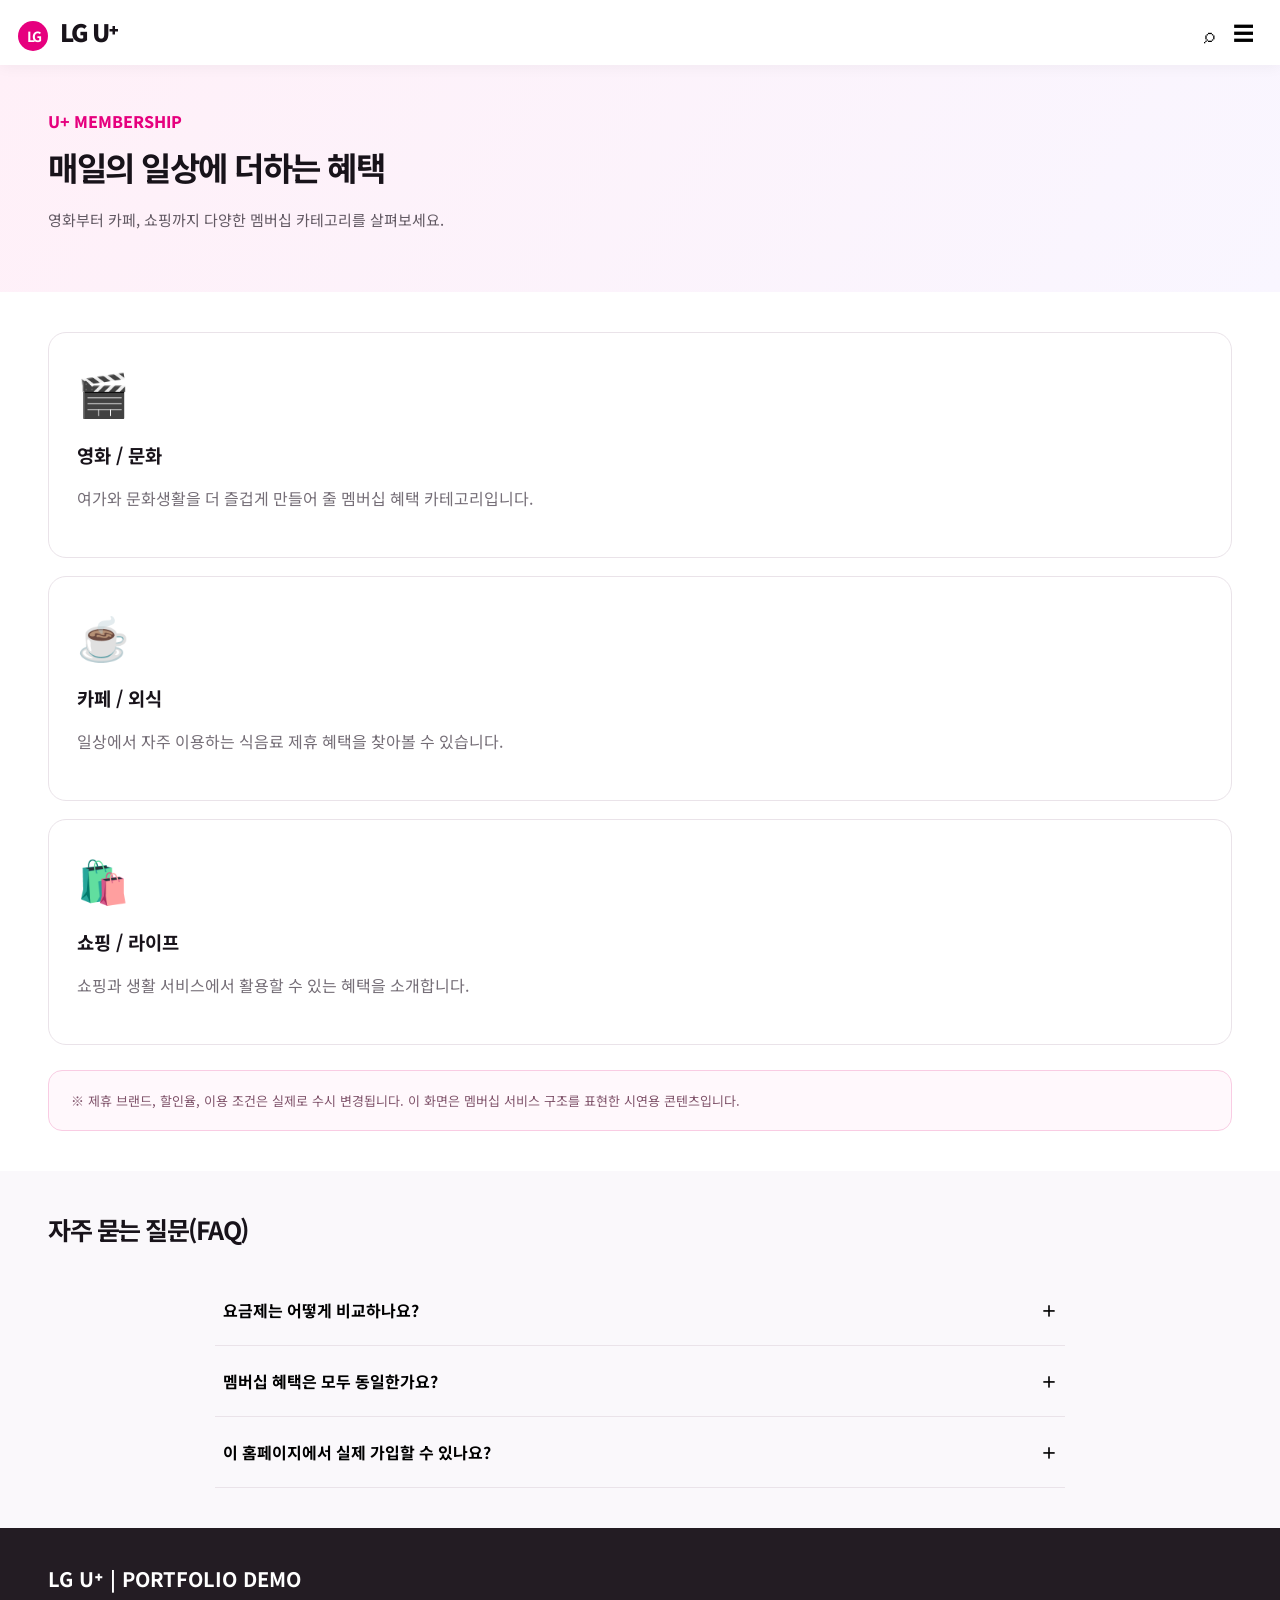
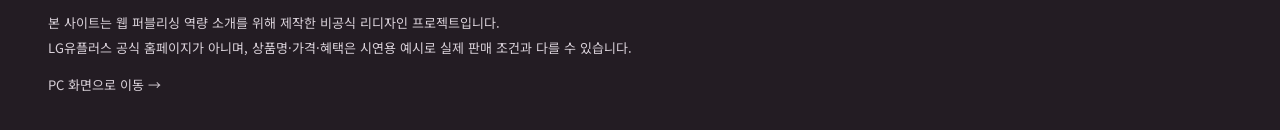
<file: mobile/membership.html>
<!doctype html><html lang="ko"><head><meta charset="utf-8"><meta name="viewport" content="width=device-width,initial-scale=1"><meta name="description" content="LG U+ 통신사 웹 퍼블리싱 포트폴리오 데모"><title>멤버십 안내 | U+ 웹 퍼블리싱 포트폴리오</title><link rel="stylesheet" href="../assets/style.css"><script defer src="../assets/main.js"></script></head><body class="mobile"><div class="topline">개인　 |　기업　 |　 소상공인　　<a href="../pc/index.html">PC 버전 보기 ↗</a></div><header class="header"><div class="header-inner"><a href="index.html" class="logo" aria-label="홈"><b>LG</b> LG U⁺</a><nav class="nav" aria-label="주 메뉴"><a class="" href="index.html">홈</a><a class="" href="about.html">회사소개</a><a class="" href="plans.html">요금제</a><a class="" href="devices.html">휴대폰</a><a class="active" href="membership.html">멤버십</a></nav><div class="header-tools"><button class="icon-btn" data-search aria-label="검색 열기">⌕</button><a class="login outline" href="about.html">My U+</a><button class="icon-btn" data-menu aria-label="메뉴 열기" aria-expanded="false">☰</button></div><div class="search-panel"><label for="site-search">어떤 서비스를 찾으세요?</label><input id="site-search" placeholder="요금제, 휴대폰, 멤버십 검색"></div></div><nav class="mobile-menu" aria-label="모바일 메뉴"><a class="" href="index.html">홈</a><a class="" href="about.html">회사소개</a><a class="" href="plans.html">요금제</a><a class="" href="devices.html">휴대폰</a><a class="active" href="membership.html">멤버십</a><a href="../pc/index.html">PC 버전 보기 ↗</a></nav></header><main><section class="page-intro"><div class="container"><span class="kicker">U+ MEMBERSHIP</span><h1>매일의 일상에 더하는 혜택</h1><p>영화부터 카페, 쇼핑까지 다양한 멤버십 카테고리를 살펴보세요.</p></div></section><section class="section"><div class="container"><div class="features"><article class="feature"><span class="symbol">🎬</span><h3>영화 / 문화</h3><p>여가와 문화생활을 더 즐겁게 만들어 줄 멤버십 혜택 카테고리입니다.</p></article><article class="feature"><span class="symbol">☕</span><h3>카페 / 외식</h3><p>일상에서 자주 이용하는 식음료 제휴 혜택을 찾아볼 수 있습니다.</p></article><article class="feature"><span class="symbol">🛍️</span><h3>쇼핑 / 라이프</h3><p>쇼핑과 생활 서비스에서 활용할 수 있는 혜택을 소개합니다.</p></article></div><div class="notice">※ 제휴 브랜드, 할인율, 이용 조건은 실제로 수시 변경됩니다. 이 화면은 멤버십 서비스 구조를 표현한 시연용 콘텐츠입니다.</div></div></section><section class="section alt"><div class="container"><div class="section-head"><h2>자주 묻는 질문(FAQ)</h2></div><div class="faq"><div class="faq-item"><button aria-expanded="false">요금제는 어떻게 비교하나요? <span>＋</span></button><div class="faq-answer">요금제 소개 페이지에서 데이터 이용량에 따라 상품 카드를 분류해 볼 수 있습니다. 실제 가입 조건은 공식 홈페이지에서 확인해 주세요.</div></div><div class="faq-item"><button aria-expanded="false">멤버십 혜택은 모두 동일한가요? <span>＋</span></button><div class="faq-answer">멤버십 혜택은 등급과 제휴처 및 시기에 따라 달라질 수 있습니다. 이 페이지는 포트폴리오용 안내 예시입니다.</div></div><div class="faq-item"><button aria-expanded="false">이 홈페이지에서 실제 가입할 수 있나요? <span>＋</span></button><div class="faq-answer">아니요. 이 사이트는 개인 포트폴리오로 제작한 비공식 시연 사이트이며 가입이나 결제 기능을 제공하지 않습니다.</div></div></div></div></section></main><footer class="footer"><div class="container"><strong>LG U⁺ | PORTFOLIO DEMO</strong><p>본 사이트는 웹 퍼블리싱 역량 소개를 위해 제작한 비공식 리디자인 프로젝트입니다.<br>LG유플러스 공식 홈페이지가 아니며, 상품명·가격·혜택은 시연용 예시로 실제 판매 조건과 다를 수 있습니다.</p><a href="../pc/index.html">PC 화면으로 이동 →</a></div></footer></body></html>
</file>
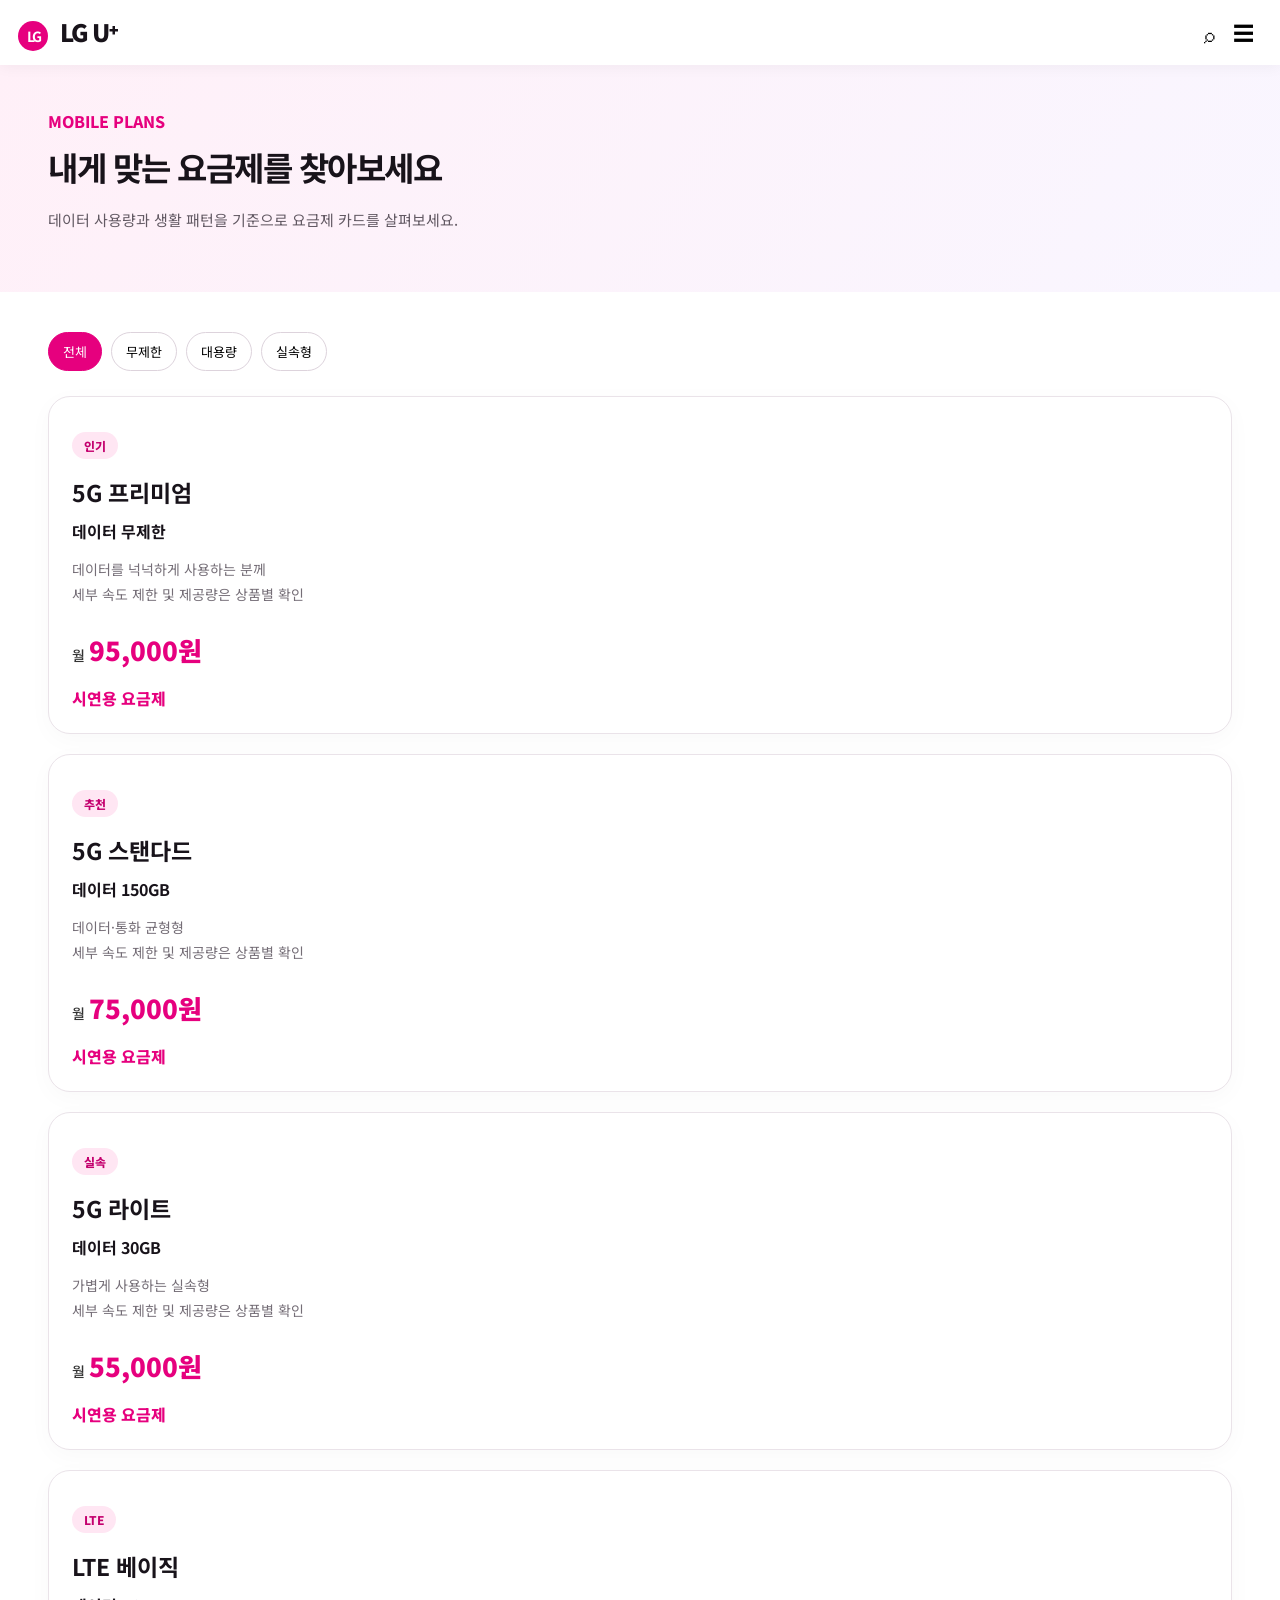
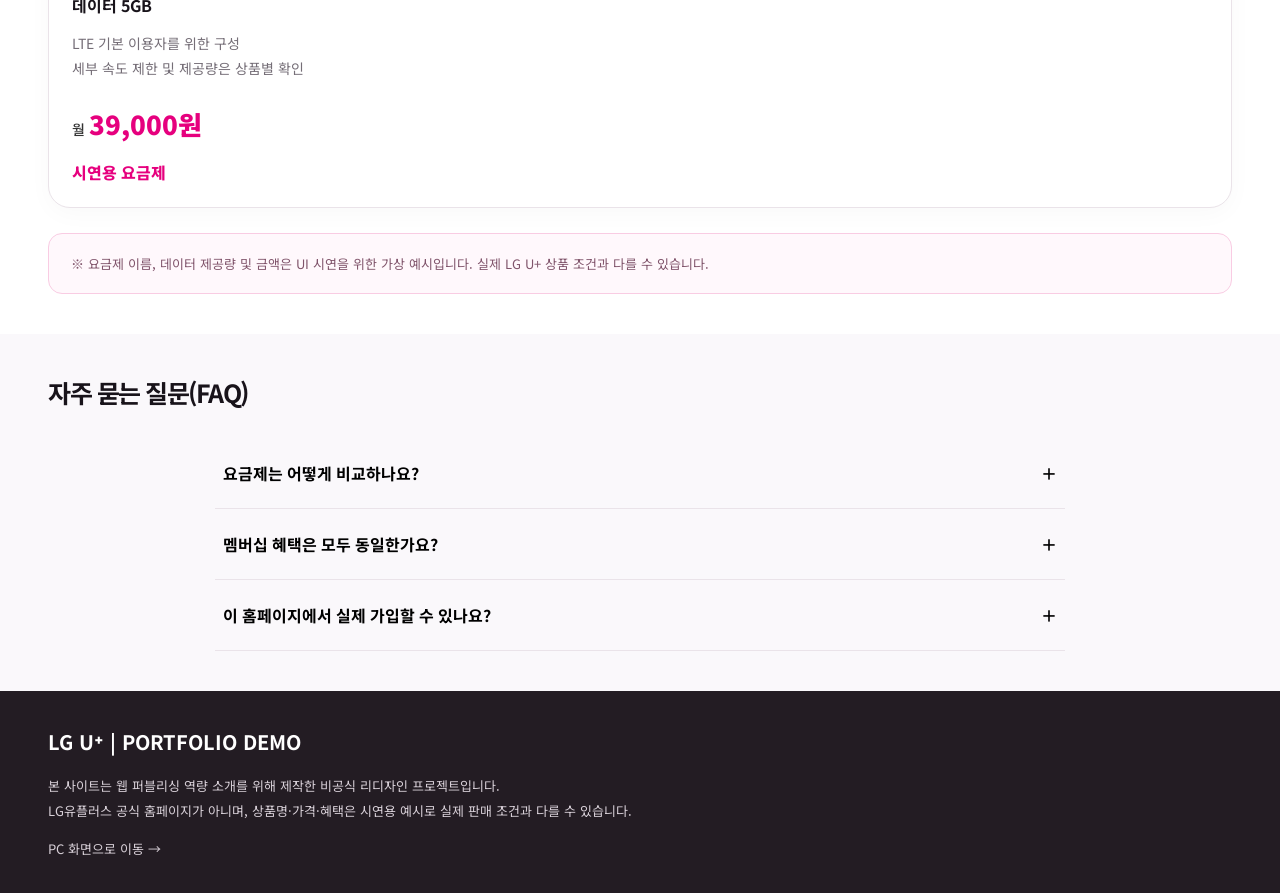
<file: mobile/plans.html>
<!doctype html><html lang="ko"><head><meta charset="utf-8"><meta name="viewport" content="width=device-width,initial-scale=1"><meta name="description" content="LG U+ 통신사 웹 퍼블리싱 포트폴리오 데모"><title>요금제 소개 | U+ 웹 퍼블리싱 포트폴리오</title><link rel="stylesheet" href="../assets/style.css"><script defer src="../assets/main.js"></script></head><body class="mobile"><div class="topline">개인　 |　기업　 |　 소상공인　　<a href="../pc/index.html">PC 버전 보기 ↗</a></div><header class="header"><div class="header-inner"><a href="index.html" class="logo" aria-label="홈"><b>LG</b> LG U⁺</a><nav class="nav" aria-label="주 메뉴"><a class="" href="index.html">홈</a><a class="" href="about.html">회사소개</a><a class="active" href="plans.html">요금제</a><a class="" href="devices.html">휴대폰</a><a class="" href="membership.html">멤버십</a></nav><div class="header-tools"><button class="icon-btn" data-search aria-label="검색 열기">⌕</button><a class="login outline" href="about.html">My U+</a><button class="icon-btn" data-menu aria-label="메뉴 열기" aria-expanded="false">☰</button></div><div class="search-panel"><label for="site-search">어떤 서비스를 찾으세요?</label><input id="site-search" placeholder="요금제, 휴대폰, 멤버십 검색"></div></div><nav class="mobile-menu" aria-label="모바일 메뉴"><a class="" href="index.html">홈</a><a class="" href="about.html">회사소개</a><a class="active" href="plans.html">요금제</a><a class="" href="devices.html">휴대폰</a><a class="" href="membership.html">멤버십</a><a href="../pc/index.html">PC 버전 보기 ↗</a></nav></header><main><section class="page-intro"><div class="container"><span class="kicker">MOBILE PLANS</span><h1>내게 맞는 요금제를 찾아보세요</h1><p>데이터 사용량과 생활 패턴을 기준으로 요금제 카드를 살펴보세요.</p></div></section><section class="section"><div class="container"><div class="filterbar" role="group" aria-label="요금제 필터"><button class="active" data-filter="all">전체</button><button data-filter="premium">무제한</button><button data-filter="standard">대용량</button><button data-filter="light">실속형</button></div><div class="cards"><article class="card" data-category="premium"><span class="tag">인기</span><h3>5G 프리미엄</h3><strong>데이터 무제한</strong><p>데이터를 넉넉하게 사용하는 분께<br>세부 속도 제한 및 제공량은 상품별 확인</p><div class="price"><small>월 </small>95,000원</div><span class="link">시연용 요금제</span></article><article class="card" data-category="standard"><span class="tag">추천</span><h3>5G 스탠다드</h3><strong>데이터 150GB</strong><p>데이터·통화 균형형<br>세부 속도 제한 및 제공량은 상품별 확인</p><div class="price"><small>월 </small>75,000원</div><span class="link">시연용 요금제</span></article><article class="card" data-category="light"><span class="tag">실속</span><h3>5G 라이트</h3><strong>데이터 30GB</strong><p>가볍게 사용하는 실속형<br>세부 속도 제한 및 제공량은 상품별 확인</p><div class="price"><small>월 </small>55,000원</div><span class="link">시연용 요금제</span></article><article class="card" data-category="light"><span class="tag">LTE</span><h3>LTE 베이직</h3><strong>데이터 5GB</strong><p>LTE 기본 이용자를 위한 구성<br>세부 속도 제한 및 제공량은 상품별 확인</p><div class="price"><small>월 </small>39,000원</div><span class="link">시연용 요금제</span></article><p class="empty" hidden>해당 조건의 요금제가 없습니다.</p></div><div class="notice">※ 요금제 이름, 데이터 제공량 및 금액은 UI 시연을 위한 가상 예시입니다. 실제 LG U+ 상품 조건과 다를 수 있습니다.</div></div></section><section class="section alt"><div class="container"><div class="section-head"><h2>자주 묻는 질문(FAQ)</h2></div><div class="faq"><div class="faq-item"><button aria-expanded="false">요금제는 어떻게 비교하나요? <span>＋</span></button><div class="faq-answer">요금제 소개 페이지에서 데이터 이용량에 따라 상품 카드를 분류해 볼 수 있습니다. 실제 가입 조건은 공식 홈페이지에서 확인해 주세요.</div></div><div class="faq-item"><button aria-expanded="false">멤버십 혜택은 모두 동일한가요? <span>＋</span></button><div class="faq-answer">멤버십 혜택은 등급과 제휴처 및 시기에 따라 달라질 수 있습니다. 이 페이지는 포트폴리오용 안내 예시입니다.</div></div><div class="faq-item"><button aria-expanded="false">이 홈페이지에서 실제 가입할 수 있나요? <span>＋</span></button><div class="faq-answer">아니요. 이 사이트는 개인 포트폴리오로 제작한 비공식 시연 사이트이며 가입이나 결제 기능을 제공하지 않습니다.</div></div></div></div></section></main><footer class="footer"><div class="container"><strong>LG U⁺ | PORTFOLIO DEMO</strong><p>본 사이트는 웹 퍼블리싱 역량 소개를 위해 제작한 비공식 리디자인 프로젝트입니다.<br>LG유플러스 공식 홈페이지가 아니며, 상품명·가격·혜택은 시연용 예시로 실제 판매 조건과 다를 수 있습니다.</p><a href="../pc/index.html">PC 화면으로 이동 →</a></div></footer></body></html>
</file>
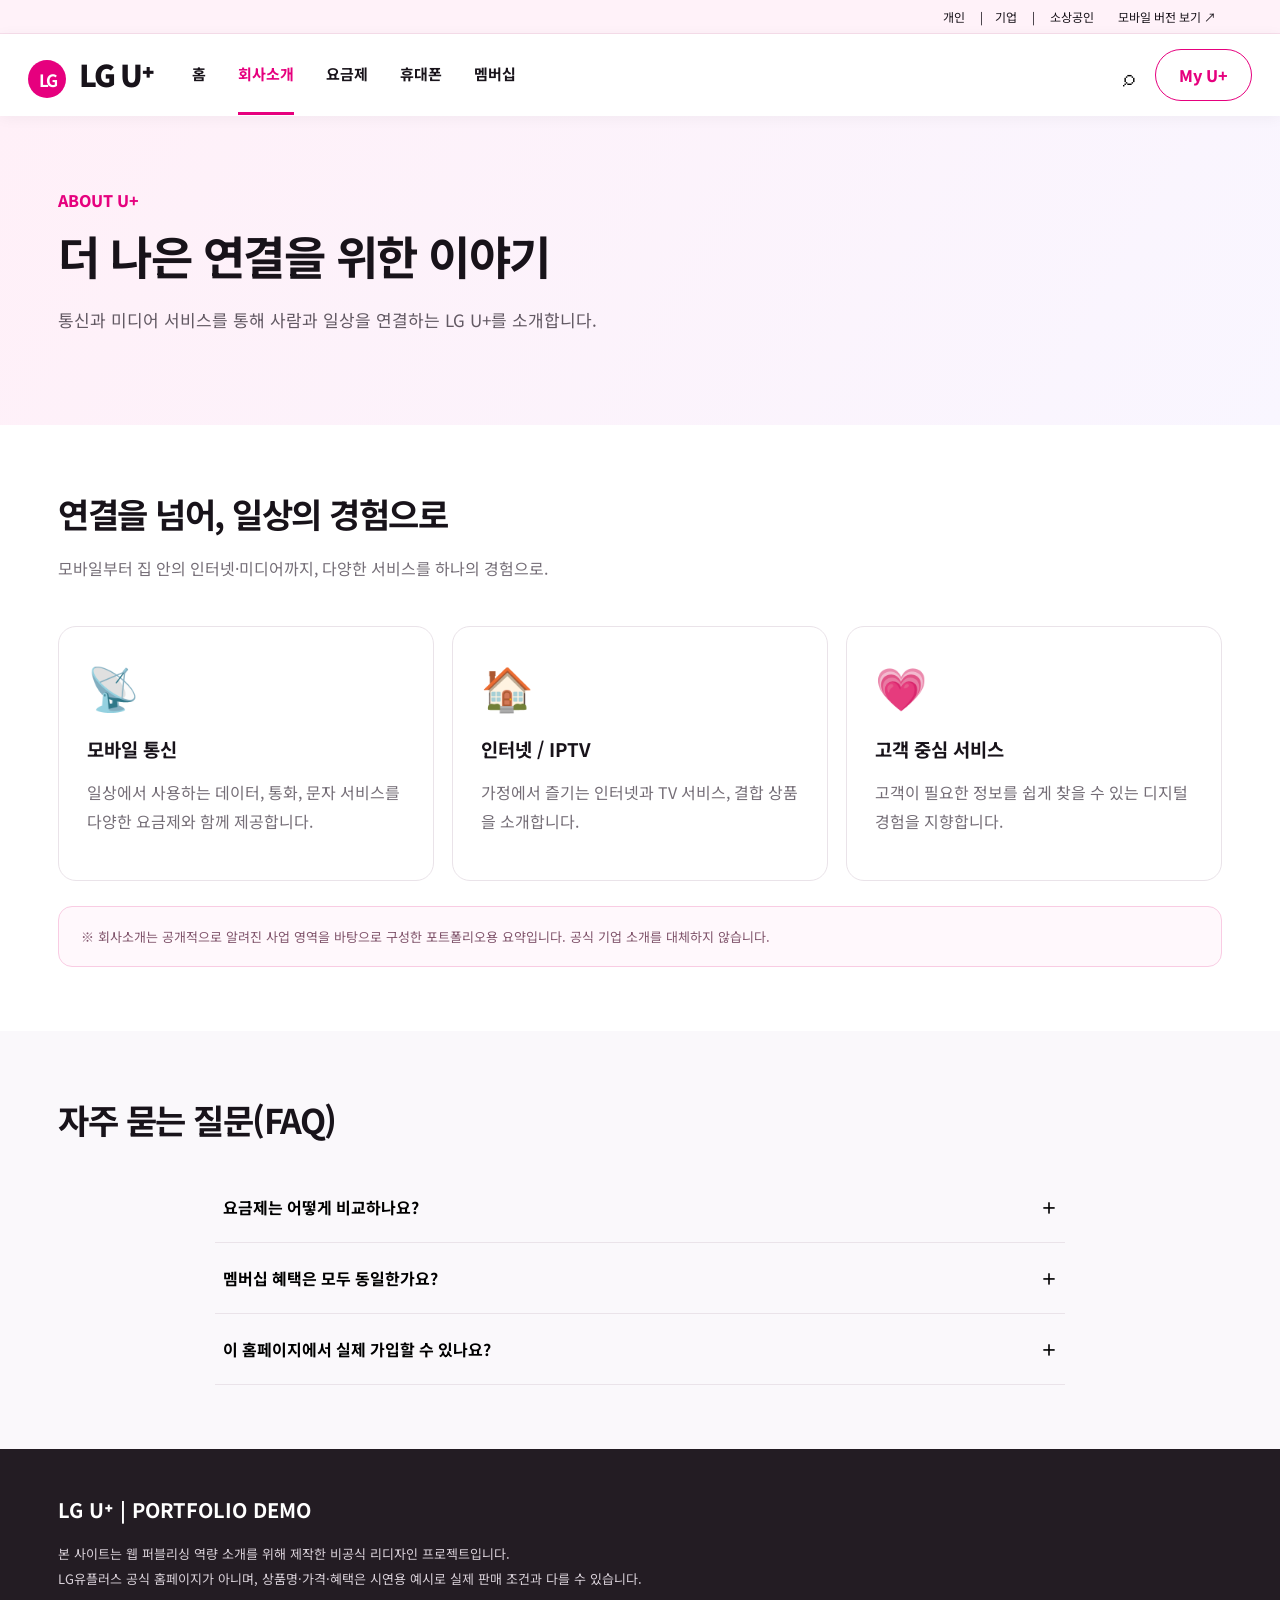
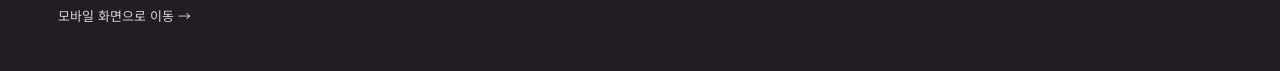
<file: pc/about.html>
<!doctype html><html lang="ko"><head><meta charset="utf-8"><meta name="viewport" content="width=device-width,initial-scale=1"><meta name="description" content="LG U+ 통신사 웹 퍼블리싱 포트폴리오 데모"><title>회사소개 | U+ 웹 퍼블리싱 포트폴리오</title><link rel="stylesheet" href="../assets/style.css"><script defer src="../assets/main.js"></script></head><body class="pc"><div class="topline">개인　 |　기업　 |　 소상공인　　<a href="../mobile/index.html">모바일 버전 보기 ↗</a></div><header class="header"><div class="header-inner"><a href="index.html" class="logo" aria-label="홈"><b>LG</b> LG U⁺</a><nav class="nav" aria-label="주 메뉴"><a class="" href="index.html">홈</a><a class="active" href="about.html">회사소개</a><a class="" href="plans.html">요금제</a><a class="" href="devices.html">휴대폰</a><a class="" href="membership.html">멤버십</a></nav><div class="header-tools"><button class="icon-btn" data-search aria-label="검색 열기">⌕</button><a class="login outline" href="about.html">My U+</a></div><div class="search-panel"><label for="site-search">어떤 서비스를 찾으세요?</label><input id="site-search" placeholder="요금제, 휴대폰, 멤버십 검색"></div></div><nav class="mobile-menu" aria-label="모바일 메뉴"><a class="" href="index.html">홈</a><a class="active" href="about.html">회사소개</a><a class="" href="plans.html">요금제</a><a class="" href="devices.html">휴대폰</a><a class="" href="membership.html">멤버십</a><a href="../mobile/index.html">PC 버전 보기 ↗</a></nav></header><main><section class="page-intro"><div class="container"><span class="kicker">ABOUT U+</span><h1>더 나은 연결을 위한 이야기</h1><p>통신과 미디어 서비스를 통해 사람과 일상을 연결하는 LG U+를 소개합니다.</p></div></section><section class="section"><div class="container"><div class="section-head"><div><h2>연결을 넘어, 일상의 경험으로</h2><p>모바일부터 집 안의 인터넷·미디어까지, 다양한 서비스를 하나의 경험으로.</p></div></div><div class="features"><article class="feature"><span class="symbol">📡</span><h3>모바일 통신</h3><p>일상에서 사용하는 데이터, 통화, 문자 서비스를 다양한 요금제와 함께 제공합니다.</p></article><article class="feature"><span class="symbol">🏠</span><h3>인터넷 / IPTV</h3><p>가정에서 즐기는 인터넷과 TV 서비스, 결합 상품을 소개합니다.</p></article><article class="feature"><span class="symbol">💗</span><h3>고객 중심 서비스</h3><p>고객이 필요한 정보를 쉽게 찾을 수 있는 디지털 경험을 지향합니다.</p></article></div><div class="notice">※ 회사소개는 공개적으로 알려진 사업 영역을 바탕으로 구성한 포트폴리오용 요약입니다. 공식 기업 소개를 대체하지 않습니다.</div></div></section><section class="section alt"><div class="container"><div class="section-head"><h2>자주 묻는 질문(FAQ)</h2></div><div class="faq"><div class="faq-item"><button aria-expanded="false">요금제는 어떻게 비교하나요? <span>＋</span></button><div class="faq-answer">요금제 소개 페이지에서 데이터 이용량에 따라 상품 카드를 분류해 볼 수 있습니다. 실제 가입 조건은 공식 홈페이지에서 확인해 주세요.</div></div><div class="faq-item"><button aria-expanded="false">멤버십 혜택은 모두 동일한가요? <span>＋</span></button><div class="faq-answer">멤버십 혜택은 등급과 제휴처 및 시기에 따라 달라질 수 있습니다. 이 페이지는 포트폴리오용 안내 예시입니다.</div></div><div class="faq-item"><button aria-expanded="false">이 홈페이지에서 실제 가입할 수 있나요? <span>＋</span></button><div class="faq-answer">아니요. 이 사이트는 개인 포트폴리오로 제작한 비공식 시연 사이트이며 가입이나 결제 기능을 제공하지 않습니다.</div></div></div></div></section></main><footer class="footer"><div class="container"><strong>LG U⁺ | PORTFOLIO DEMO</strong><p>본 사이트는 웹 퍼블리싱 역량 소개를 위해 제작한 비공식 리디자인 프로젝트입니다.<br>LG유플러스 공식 홈페이지가 아니며, 상품명·가격·혜택은 시연용 예시로 실제 판매 조건과 다를 수 있습니다.</p><a href="../mobile/index.html">모바일 화면으로 이동 →</a></div></footer></body></html>
</file>
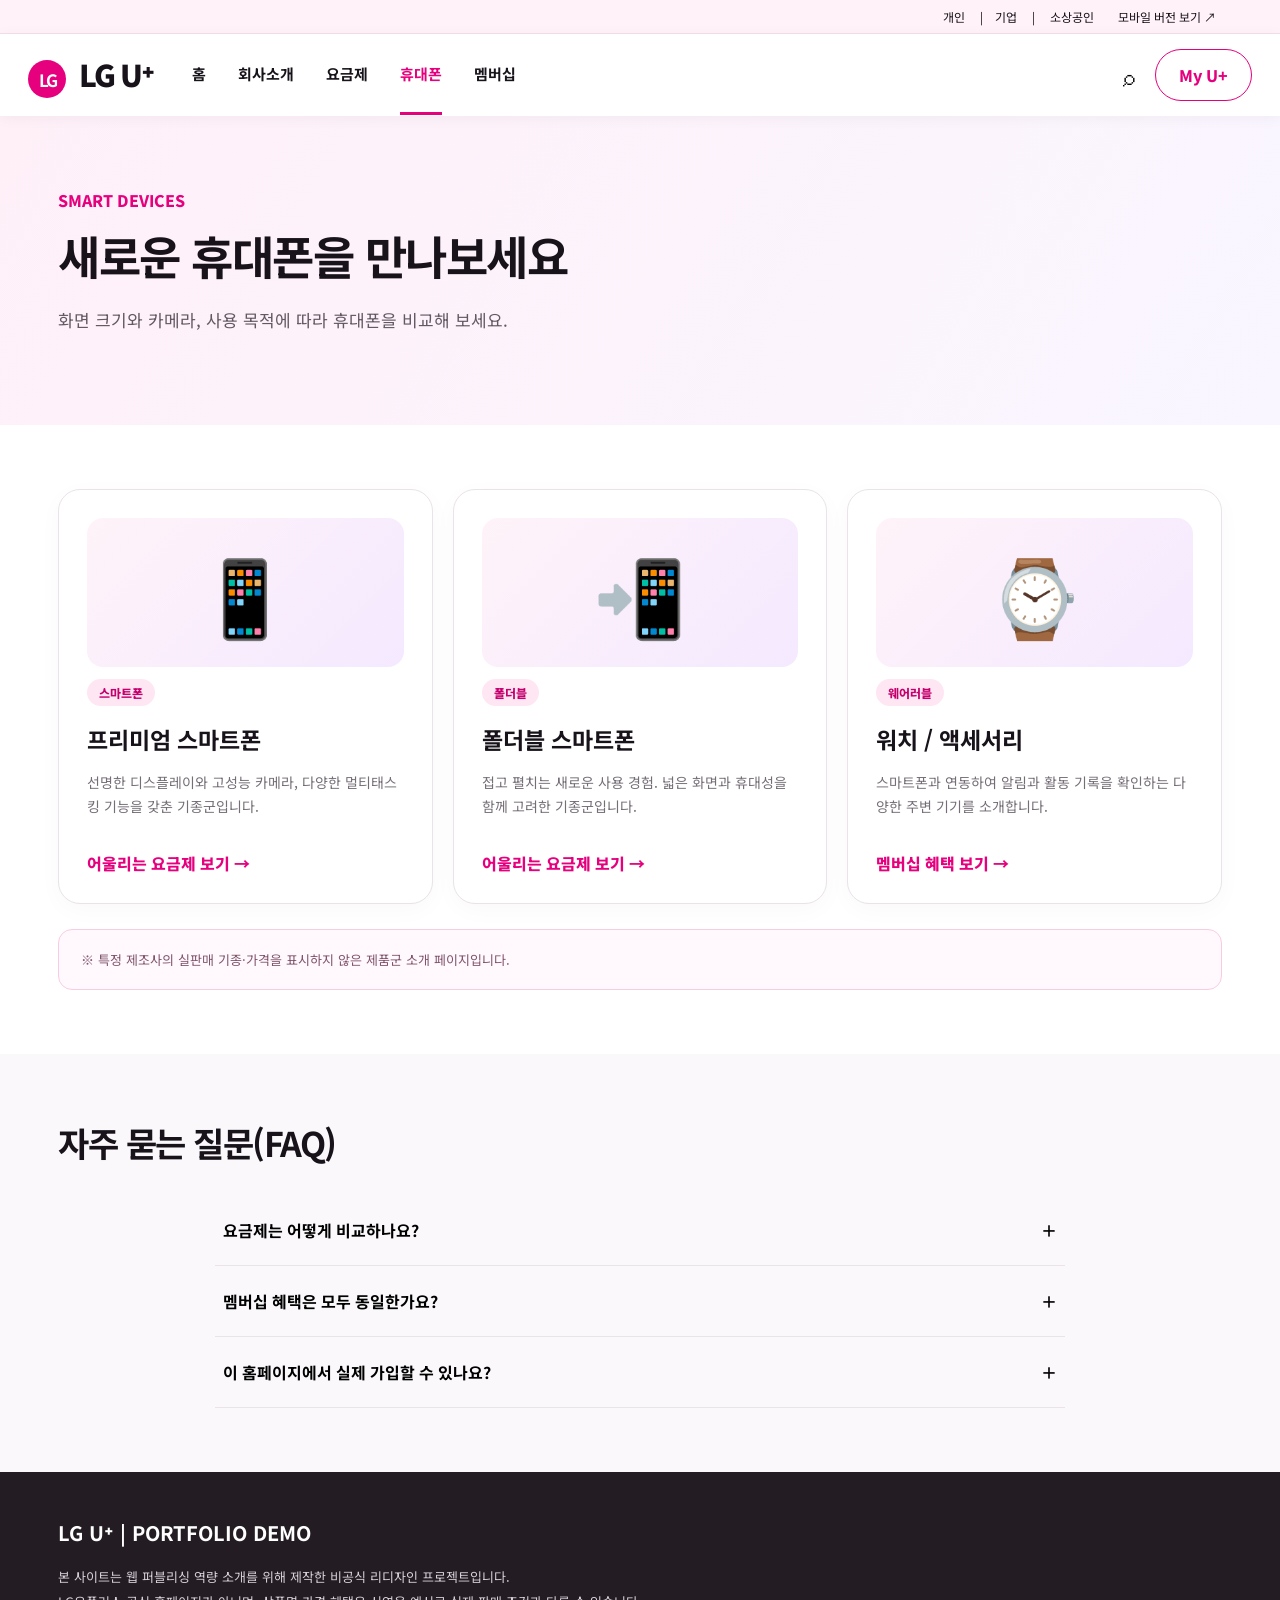
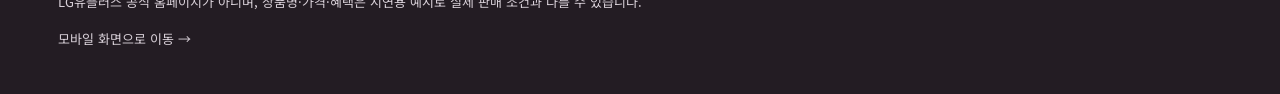
<file: pc/devices.html>
<!doctype html><html lang="ko"><head><meta charset="utf-8"><meta name="viewport" content="width=device-width,initial-scale=1"><meta name="description" content="LG U+ 통신사 웹 퍼블리싱 포트폴리오 데모"><title>휴대폰 소개 | U+ 웹 퍼블리싱 포트폴리오</title><link rel="stylesheet" href="../assets/style.css"><script defer src="../assets/main.js"></script></head><body class="pc"><div class="topline">개인　 |　기업　 |　 소상공인　　<a href="../mobile/index.html">모바일 버전 보기 ↗</a></div><header class="header"><div class="header-inner"><a href="index.html" class="logo" aria-label="홈"><b>LG</b> LG U⁺</a><nav class="nav" aria-label="주 메뉴"><a class="" href="index.html">홈</a><a class="" href="about.html">회사소개</a><a class="" href="plans.html">요금제</a><a class="active" href="devices.html">휴대폰</a><a class="" href="membership.html">멤버십</a></nav><div class="header-tools"><button class="icon-btn" data-search aria-label="검색 열기">⌕</button><a class="login outline" href="about.html">My U+</a></div><div class="search-panel"><label for="site-search">어떤 서비스를 찾으세요?</label><input id="site-search" placeholder="요금제, 휴대폰, 멤버십 검색"></div></div><nav class="mobile-menu" aria-label="모바일 메뉴"><a class="" href="index.html">홈</a><a class="" href="about.html">회사소개</a><a class="" href="plans.html">요금제</a><a class="active" href="devices.html">휴대폰</a><a class="" href="membership.html">멤버십</a><a href="../mobile/index.html">PC 버전 보기 ↗</a></nav></header><main><section class="page-intro"><div class="container"><span class="kicker">SMART DEVICES</span><h1>새로운 휴대폰을 만나보세요</h1><p>화면 크기와 카메라, 사용 목적에 따라 휴대폰을 비교해 보세요.</p></div></section><section class="section"><div class="container"><div class="cards"><article class="card"><div class="device-icon">📱</div><span class="tag">스마트폰</span><h3>프리미엄 스마트폰</h3><p>선명한 디스플레이와 고성능 카메라, 다양한 멀티태스킹 기능을 갖춘 기종군입니다.</p><a class="link" href="plans.html">어울리는 요금제 보기 →</a></article><article class="card"><div class="device-icon">📲</div><span class="tag">폴더블</span><h3>폴더블 스마트폰</h3><p>접고 펼치는 새로운 사용 경험. 넓은 화면과 휴대성을 함께 고려한 기종군입니다.</p><a class="link" href="plans.html">어울리는 요금제 보기 →</a></article><article class="card"><div class="device-icon">⌚</div><span class="tag">웨어러블</span><h3>워치 / 액세서리</h3><p>스마트폰과 연동하여 알림과 활동 기록을 확인하는 다양한 주변 기기를 소개합니다.</p><a class="link" href="membership.html">멤버십 혜택 보기 →</a></article></div><div class="notice">※ 특정 제조사의 실판매 기종·가격을 표시하지 않은 제품군 소개 페이지입니다.</div></div></section><section class="section alt"><div class="container"><div class="section-head"><h2>자주 묻는 질문(FAQ)</h2></div><div class="faq"><div class="faq-item"><button aria-expanded="false">요금제는 어떻게 비교하나요? <span>＋</span></button><div class="faq-answer">요금제 소개 페이지에서 데이터 이용량에 따라 상품 카드를 분류해 볼 수 있습니다. 실제 가입 조건은 공식 홈페이지에서 확인해 주세요.</div></div><div class="faq-item"><button aria-expanded="false">멤버십 혜택은 모두 동일한가요? <span>＋</span></button><div class="faq-answer">멤버십 혜택은 등급과 제휴처 및 시기에 따라 달라질 수 있습니다. 이 페이지는 포트폴리오용 안내 예시입니다.</div></div><div class="faq-item"><button aria-expanded="false">이 홈페이지에서 실제 가입할 수 있나요? <span>＋</span></button><div class="faq-answer">아니요. 이 사이트는 개인 포트폴리오로 제작한 비공식 시연 사이트이며 가입이나 결제 기능을 제공하지 않습니다.</div></div></div></div></section></main><footer class="footer"><div class="container"><strong>LG U⁺ | PORTFOLIO DEMO</strong><p>본 사이트는 웹 퍼블리싱 역량 소개를 위해 제작한 비공식 리디자인 프로젝트입니다.<br>LG유플러스 공식 홈페이지가 아니며, 상품명·가격·혜택은 시연용 예시로 실제 판매 조건과 다를 수 있습니다.</p><a href="../mobile/index.html">모바일 화면으로 이동 →</a></div></footer></body></html>
</file>
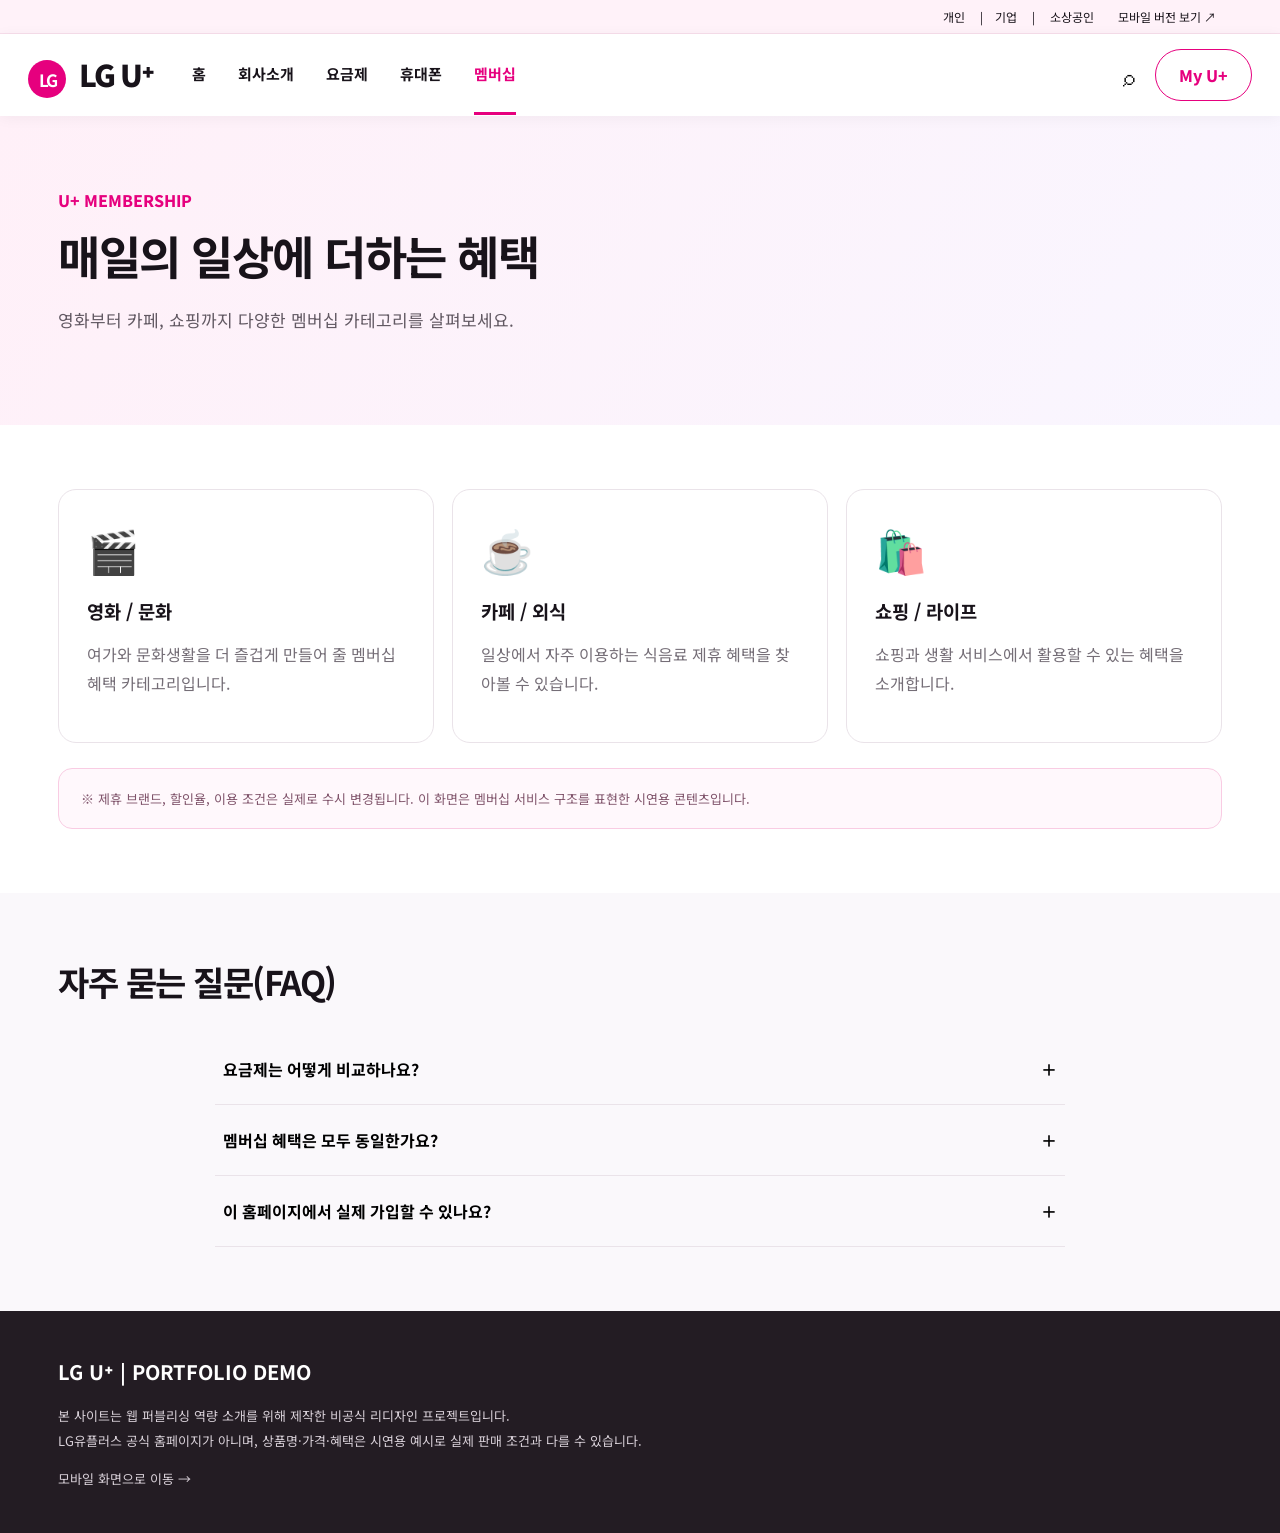
<file: pc/membership.html>
<!doctype html><html lang="ko"><head><meta charset="utf-8"><meta name="viewport" content="width=device-width,initial-scale=1"><meta name="description" content="LG U+ 통신사 웹 퍼블리싱 포트폴리오 데모"><title>멤버십 안내 | U+ 웹 퍼블리싱 포트폴리오</title><link rel="stylesheet" href="../assets/style.css"><script defer src="../assets/main.js"></script></head><body class="pc"><div class="topline">개인　 |　기업　 |　 소상공인　　<a href="../mobile/index.html">모바일 버전 보기 ↗</a></div><header class="header"><div class="header-inner"><a href="index.html" class="logo" aria-label="홈"><b>LG</b> LG U⁺</a><nav class="nav" aria-label="주 메뉴"><a class="" href="index.html">홈</a><a class="" href="about.html">회사소개</a><a class="" href="plans.html">요금제</a><a class="" href="devices.html">휴대폰</a><a class="active" href="membership.html">멤버십</a></nav><div class="header-tools"><button class="icon-btn" data-search aria-label="검색 열기">⌕</button><a class="login outline" href="about.html">My U+</a></div><div class="search-panel"><label for="site-search">어떤 서비스를 찾으세요?</label><input id="site-search" placeholder="요금제, 휴대폰, 멤버십 검색"></div></div><nav class="mobile-menu" aria-label="모바일 메뉴"><a class="" href="index.html">홈</a><a class="" href="about.html">회사소개</a><a class="" href="plans.html">요금제</a><a class="" href="devices.html">휴대폰</a><a class="active" href="membership.html">멤버십</a><a href="../mobile/index.html">PC 버전 보기 ↗</a></nav></header><main><section class="page-intro"><div class="container"><span class="kicker">U+ MEMBERSHIP</span><h1>매일의 일상에 더하는 혜택</h1><p>영화부터 카페, 쇼핑까지 다양한 멤버십 카테고리를 살펴보세요.</p></div></section><section class="section"><div class="container"><div class="features"><article class="feature"><span class="symbol">🎬</span><h3>영화 / 문화</h3><p>여가와 문화생활을 더 즐겁게 만들어 줄 멤버십 혜택 카테고리입니다.</p></article><article class="feature"><span class="symbol">☕</span><h3>카페 / 외식</h3><p>일상에서 자주 이용하는 식음료 제휴 혜택을 찾아볼 수 있습니다.</p></article><article class="feature"><span class="symbol">🛍️</span><h3>쇼핑 / 라이프</h3><p>쇼핑과 생활 서비스에서 활용할 수 있는 혜택을 소개합니다.</p></article></div><div class="notice">※ 제휴 브랜드, 할인율, 이용 조건은 실제로 수시 변경됩니다. 이 화면은 멤버십 서비스 구조를 표현한 시연용 콘텐츠입니다.</div></div></section><section class="section alt"><div class="container"><div class="section-head"><h2>자주 묻는 질문(FAQ)</h2></div><div class="faq"><div class="faq-item"><button aria-expanded="false">요금제는 어떻게 비교하나요? <span>＋</span></button><div class="faq-answer">요금제 소개 페이지에서 데이터 이용량에 따라 상품 카드를 분류해 볼 수 있습니다. 실제 가입 조건은 공식 홈페이지에서 확인해 주세요.</div></div><div class="faq-item"><button aria-expanded="false">멤버십 혜택은 모두 동일한가요? <span>＋</span></button><div class="faq-answer">멤버십 혜택은 등급과 제휴처 및 시기에 따라 달라질 수 있습니다. 이 페이지는 포트폴리오용 안내 예시입니다.</div></div><div class="faq-item"><button aria-expanded="false">이 홈페이지에서 실제 가입할 수 있나요? <span>＋</span></button><div class="faq-answer">아니요. 이 사이트는 개인 포트폴리오로 제작한 비공식 시연 사이트이며 가입이나 결제 기능을 제공하지 않습니다.</div></div></div></div></section></main><footer class="footer"><div class="container"><strong>LG U⁺ | PORTFOLIO DEMO</strong><p>본 사이트는 웹 퍼블리싱 역량 소개를 위해 제작한 비공식 리디자인 프로젝트입니다.<br>LG유플러스 공식 홈페이지가 아니며, 상품명·가격·혜택은 시연용 예시로 실제 판매 조건과 다를 수 있습니다.</p><a href="../mobile/index.html">모바일 화면으로 이동 →</a></div></footer></body></html>
</file>
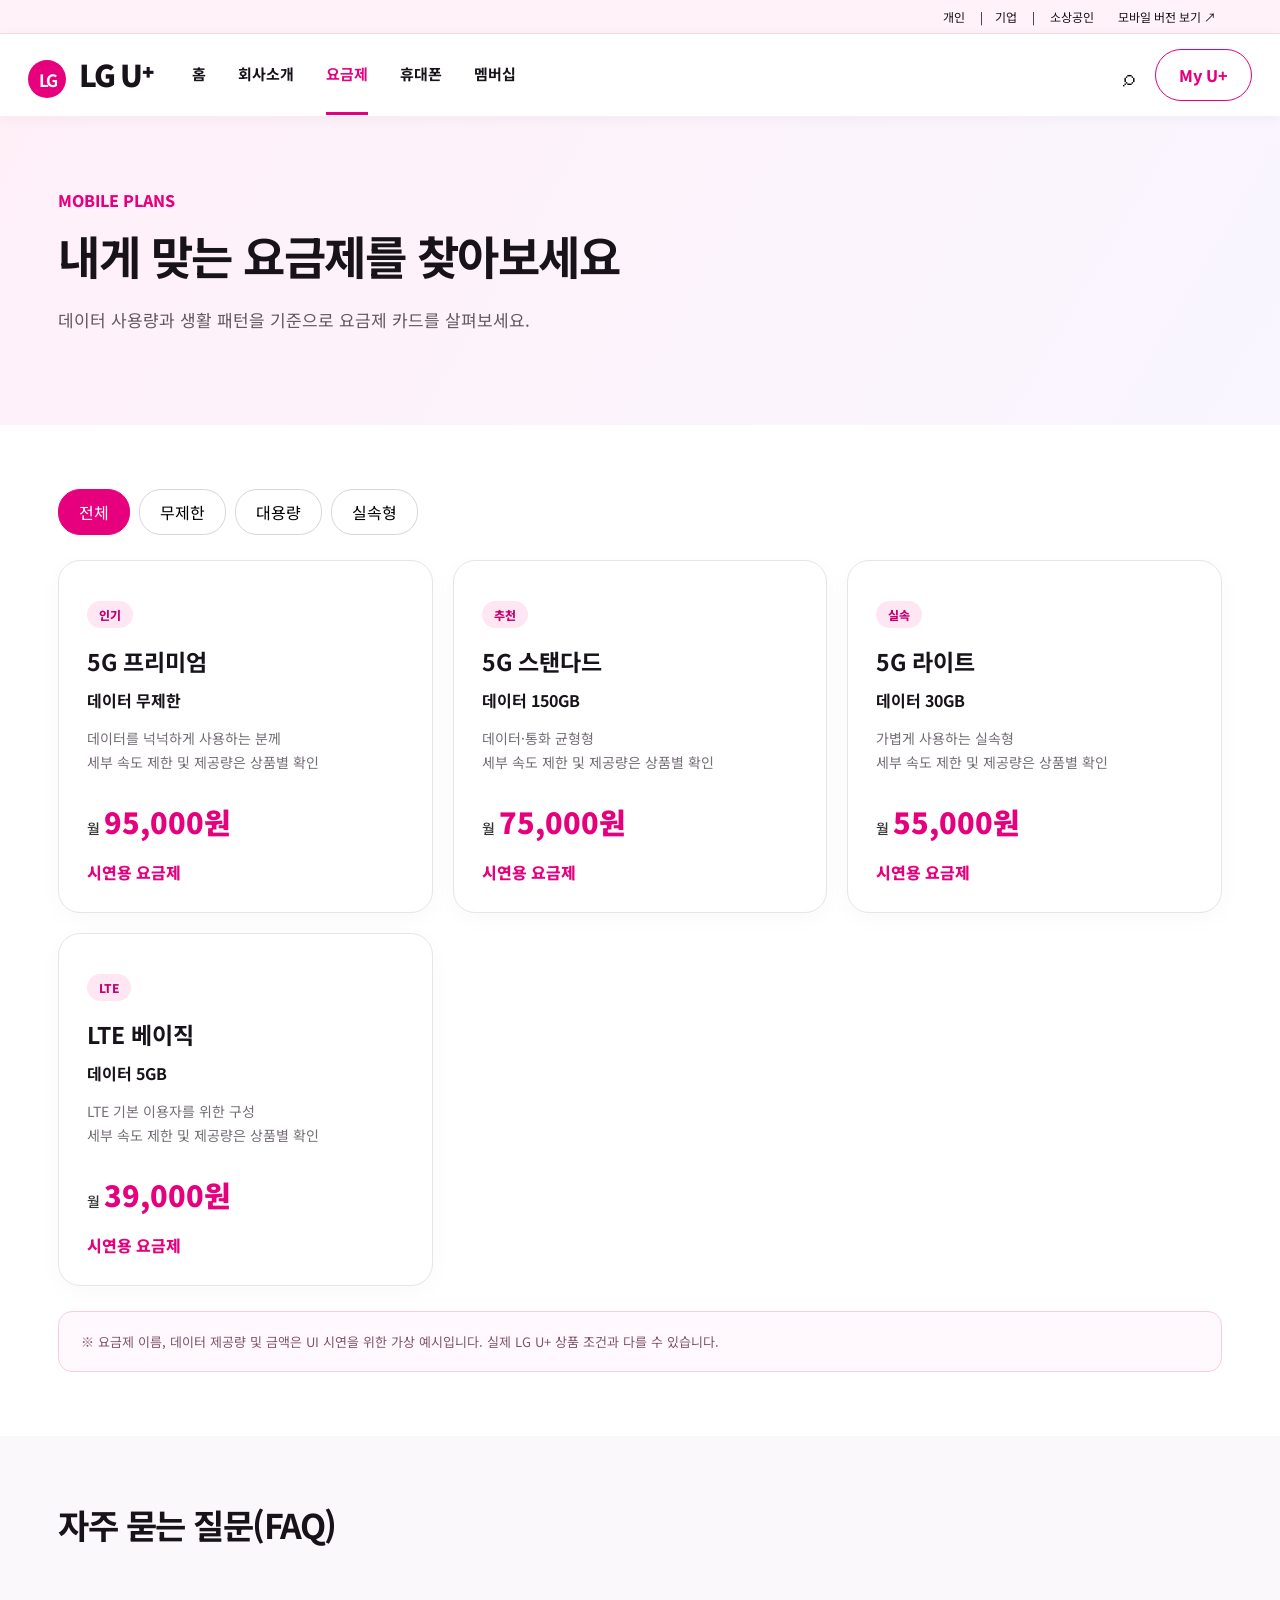
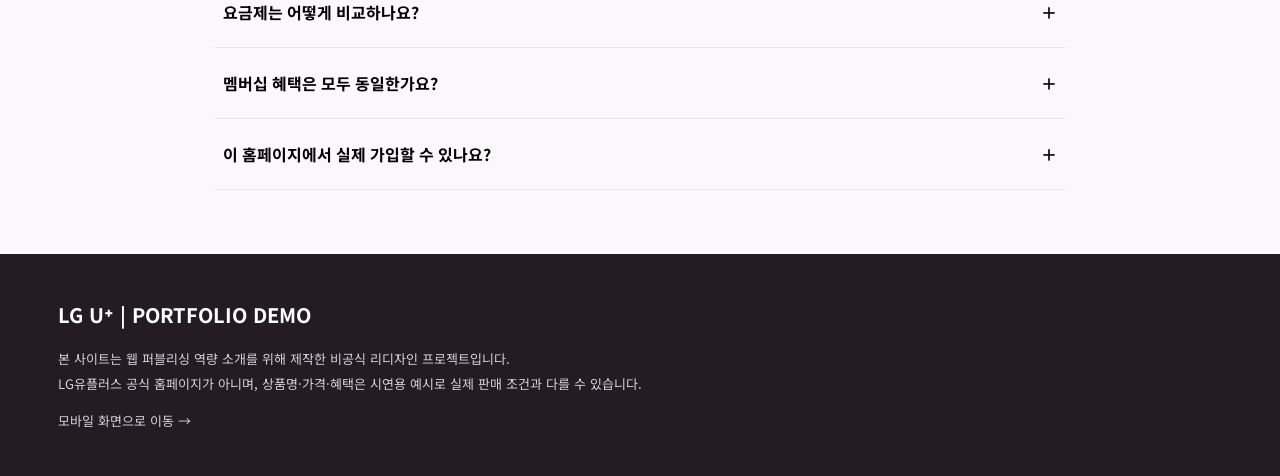
<file: pc/plans.html>
<!doctype html><html lang="ko"><head><meta charset="utf-8"><meta name="viewport" content="width=device-width,initial-scale=1"><meta name="description" content="LG U+ 통신사 웹 퍼블리싱 포트폴리오 데모"><title>요금제 소개 | U+ 웹 퍼블리싱 포트폴리오</title><link rel="stylesheet" href="../assets/style.css"><script defer src="../assets/main.js"></script></head><body class="pc"><div class="topline">개인　 |　기업　 |　 소상공인　　<a href="../mobile/index.html">모바일 버전 보기 ↗</a></div><header class="header"><div class="header-inner"><a href="index.html" class="logo" aria-label="홈"><b>LG</b> LG U⁺</a><nav class="nav" aria-label="주 메뉴"><a class="" href="index.html">홈</a><a class="" href="about.html">회사소개</a><a class="active" href="plans.html">요금제</a><a class="" href="devices.html">휴대폰</a><a class="" href="membership.html">멤버십</a></nav><div class="header-tools"><button class="icon-btn" data-search aria-label="검색 열기">⌕</button><a class="login outline" href="about.html">My U+</a></div><div class="search-panel"><label for="site-search">어떤 서비스를 찾으세요?</label><input id="site-search" placeholder="요금제, 휴대폰, 멤버십 검색"></div></div><nav class="mobile-menu" aria-label="모바일 메뉴"><a class="" href="index.html">홈</a><a class="" href="about.html">회사소개</a><a class="active" href="plans.html">요금제</a><a class="" href="devices.html">휴대폰</a><a class="" href="membership.html">멤버십</a><a href="../mobile/index.html">PC 버전 보기 ↗</a></nav></header><main><section class="page-intro"><div class="container"><span class="kicker">MOBILE PLANS</span><h1>내게 맞는 요금제를 찾아보세요</h1><p>데이터 사용량과 생활 패턴을 기준으로 요금제 카드를 살펴보세요.</p></div></section><section class="section"><div class="container"><div class="filterbar" role="group" aria-label="요금제 필터"><button class="active" data-filter="all">전체</button><button data-filter="premium">무제한</button><button data-filter="standard">대용량</button><button data-filter="light">실속형</button></div><div class="cards"><article class="card" data-category="premium"><span class="tag">인기</span><h3>5G 프리미엄</h3><strong>데이터 무제한</strong><p>데이터를 넉넉하게 사용하는 분께<br>세부 속도 제한 및 제공량은 상품별 확인</p><div class="price"><small>월 </small>95,000원</div><span class="link">시연용 요금제</span></article><article class="card" data-category="standard"><span class="tag">추천</span><h3>5G 스탠다드</h3><strong>데이터 150GB</strong><p>데이터·통화 균형형<br>세부 속도 제한 및 제공량은 상품별 확인</p><div class="price"><small>월 </small>75,000원</div><span class="link">시연용 요금제</span></article><article class="card" data-category="light"><span class="tag">실속</span><h3>5G 라이트</h3><strong>데이터 30GB</strong><p>가볍게 사용하는 실속형<br>세부 속도 제한 및 제공량은 상품별 확인</p><div class="price"><small>월 </small>55,000원</div><span class="link">시연용 요금제</span></article><article class="card" data-category="light"><span class="tag">LTE</span><h3>LTE 베이직</h3><strong>데이터 5GB</strong><p>LTE 기본 이용자를 위한 구성<br>세부 속도 제한 및 제공량은 상품별 확인</p><div class="price"><small>월 </small>39,000원</div><span class="link">시연용 요금제</span></article><p class="empty" hidden>해당 조건의 요금제가 없습니다.</p></div><div class="notice">※ 요금제 이름, 데이터 제공량 및 금액은 UI 시연을 위한 가상 예시입니다. 실제 LG U+ 상품 조건과 다를 수 있습니다.</div></div></section><section class="section alt"><div class="container"><div class="section-head"><h2>자주 묻는 질문(FAQ)</h2></div><div class="faq"><div class="faq-item"><button aria-expanded="false">요금제는 어떻게 비교하나요? <span>＋</span></button><div class="faq-answer">요금제 소개 페이지에서 데이터 이용량에 따라 상품 카드를 분류해 볼 수 있습니다. 실제 가입 조건은 공식 홈페이지에서 확인해 주세요.</div></div><div class="faq-item"><button aria-expanded="false">멤버십 혜택은 모두 동일한가요? <span>＋</span></button><div class="faq-answer">멤버십 혜택은 등급과 제휴처 및 시기에 따라 달라질 수 있습니다. 이 페이지는 포트폴리오용 안내 예시입니다.</div></div><div class="faq-item"><button aria-expanded="false">이 홈페이지에서 실제 가입할 수 있나요? <span>＋</span></button><div class="faq-answer">아니요. 이 사이트는 개인 포트폴리오로 제작한 비공식 시연 사이트이며 가입이나 결제 기능을 제공하지 않습니다.</div></div></div></div></section></main><footer class="footer"><div class="container"><strong>LG U⁺ | PORTFOLIO DEMO</strong><p>본 사이트는 웹 퍼블리싱 역량 소개를 위해 제작한 비공식 리디자인 프로젝트입니다.<br>LG유플러스 공식 홈페이지가 아니며, 상품명·가격·혜택은 시연용 예시로 실제 판매 조건과 다를 수 있습니다.</p><a href="../mobile/index.html">모바일 화면으로 이동 →</a></div></footer></body></html>
</file>
<file: assets/style.css>
@import url("https://fonts.googleapis.com/css2?family=Noto+Sans+KR:wght@400;500;600;700;800;900&display=swap");
:root {
  --pink: #e6007e;
  --dark: #a90061;
  --ink: #18131a;
  --muted: #756e77;
  --bg: #faf8fb;
  --line: #eae3e9;
}
* {
  box-sizing: border-box;
}
html {
  scroll-behavior: smooth;
}
body {
  margin: 0;
  font-family: "Noto Sans KR", sans-serif;
  color: var(--ink);
  background: #fff;
}
button,
input,
select {
  font: inherit;
}
button {
  cursor: pointer;
}
a {
  color: inherit;
  text-decoration: none;
}
button:focus-visible,
a:focus-visible,
input:focus-visible,
select:focus-visible {
  outline: 3px solid #ff9bcf;
  outline-offset: 3px;
}
.container {
  max-width: 1220px;
  margin: auto;
  padding: 0 28px;
}
.topline {
  background: #fff2f9;
  border-bottom: 1px solid #f7deeb;
  font-size: 12px;
  text-align: right;
  padding: 8px 5%;
}
.header {
  background: white;
  position: sticky;
  top: 0;
  z-index: 30;
  box-shadow: 0 2px 14px #1600160c;
}
.header-inner {
  max-width: 1280px;
  margin: auto;
  padding: 0 28px;
  display: flex;
  align-items: center;
  gap: 38px;
  min-height: 82px;
}
.logo {
  font-size: 30px;
  font-weight: 900;
  letter-spacing: -2px;
  white-space: nowrap;
}
.logo b {
  display: inline-flex;
  align-items: center;
  justify-content: center;
  border-radius: 50%;
  background: var(--pink);
  color: white;
  width: 38px;
  height: 38px;
  font-size: 17px;
  letter-spacing: -2px;
  margin-right: 7px;
}
.nav {
  display: flex;
  gap: 32px;
  align-items: center;
  flex: 1;
}
.nav a {
  font-weight: 700;
  font-size: 15px;
  padding: 28px 0;
  border-bottom: 3px solid transparent;
}
.nav a.active,
.nav a:hover {
  color: var(--pink);
  border-color: var(--pink);
}
.header-tools {
  display: flex;
  align-items: center;
  gap: 12px;
}
.icon-btn {
  border: 0;
  background: transparent;
  font-size: 23px;
  padding: 8px;
}
.pill,
.outline {
  display: inline-flex;
  align-items: center;
  justify-content: center;
  gap: 8px;
  padding: 13px 23px;
  border-radius: 28px;
  border: 0;
  font-weight: 800;
}
.pill {
  background: var(--pink);
  color: white;
}
.pill:hover {
  background: var(--dark);
}
.outline {
  border: 1px solid var(--pink);
  background: white;
  color: var(--pink);
}
.hero {
  position: relative;
  overflow: hidden;
  background: radial-gradient(
    circle at 75% 35%,
    #ff4aa9 0%,
    #e6007e 36%,
    #a90061 100%
  );
  color: white;
}
.hero:before {
  content: "";
  position: absolute;
  width: 700px;
  height: 700px;
  border: 2px solid #ffffff30;
  border-radius: 50%;
  right: -90px;
  top: -250px;
}
.hero-inner {
  max-width: 1220px;
  min-height: 390px;
  margin: auto;
  padding: 64px 28px;
  display: flex;
  align-items: center;
  justify-content: space-between;
  gap: 30px;
  position: relative;
}
.hero-copy {
  max-width: 610px;
  z-index: 1;
}
.eyebrow {
  display: inline-block;
  padding: 6px 13px;
  background: #ffffff2e;
  border-radius: 8px;
  font-size: 14px;
  font-weight: 700;
}
.hero h1 {
  font-size: 54px;
  line-height: 1.24;
  letter-spacing: -2px;
  margin: 18px 0;
}
.hero p {
  font-size: 19px;
  line-height: 1.7;
  margin: 0 0 28px;
}
.hero .pill {
  background: white;
  color: #ad005e;
}
.hero-visual {
  font-size: 155px;
  filter: drop-shadow(0 20px 20px #67003455);
  transform: rotate(-10deg);
  min-width: 260px;
  text-align: center;
}
.hero-dots {
  position: absolute;
  bottom: 20px;
  left: 50%;
  display: flex;
  gap: 9px;
}
.hero-dots button {
  width: 10px;
  height: 10px;
  border: 0;
  border-radius: 50%;
  background: #ffffff70;
  padding: 0;
}
.hero-dots button.active {
  background: white;
  width: 26px;
  border-radius: 10px;
}
.quick {
  display: grid;
  grid-template-columns: repeat(6, 1fr);
  gap: 10px;
  margin-top: 25px;
  margin-bottom: 65px;
}
.quick a {
  border: 1px solid var(--line);
  border-radius: 18px;
  text-align: center;
  padding: 22px 8px;
  transition: 0.2s;
  background: white;
}
.quick a:hover {
  transform: translateY(-4px);
  box-shadow: 0 10px 24px #e6007e1c;
  border-color: #f3afd1;
}
.quick .symbol {
  display: block;
  font-size: 34px;
  margin-bottom: 8px;
}
.quick strong {
  font-size: 14px;
}
.section {
  padding: 64px 0;
}
.section.alt {
  background: var(--bg);
}
.section-head {
  display: flex;
  align-items: end;
  justify-content: space-between;
  margin-bottom: 28px;
  gap: 15px;
}
.section h2,
.page-intro h1 {
  font-size: 34px;
  letter-spacing: -1.5px;
  margin: 0;
}
.section-head p,
.lead {
  color: var(--muted);
  line-height: 1.8;
}
.cards {
  display: grid;
  grid-template-columns: repeat(3, 1fr);
  gap: 20px;
}
.card {
  background: white;
  border: 1px solid var(--line);
  border-radius: 22px;
  padding: 28px;
  box-shadow: 0 6px 24px #20101a07;
}
.card .tag {
  display: inline-block;
  margin-top: 12px;
  background: #ffe6f3;
  color: #c4006e;
  padding: 5px 12px;
  border-radius: 15px;
  font-size: 12px;
  font-weight: 800;
}
.card h3 {
  font-size: 23px;
  margin: 16px 0 10px;
}
.card p {
  color: var(--muted);
  line-height: 1.75;
  font-size: 14px;
}
.price {
  color: var(--pink);
  font-size: 29px;
  font-weight: 900;
  margin-top: 25px;
}
.price small {
  color: #333;
  font-size: 14px;
  font-weight: 500;
}
.card .link {
  display: inline-block;
  color: var(--pink);
  font-weight: 800;
  margin-top: 18px;
}
.promos {
  display: grid;
  grid-template-columns: repeat(3, 1fr);
  gap: 18px;
}
.promo {
  background: linear-gradient(135deg, #fff0f9, #f5d3ed);
  border-radius: 22px;
  padding: 27px;
  min-height: 230px;
  position: relative;
  overflow: hidden;
}
.promo:nth-child(2) {
  background: linear-gradient(135deg, #f6e5ff, #f4d2f3);
}
.promo:nth-child(3) {
  background: linear-gradient(135deg, #ffe1f2, #ffafd9);
}
.promo h3 {
  font-size: 24px;
  line-height: 1.4;
  margin: 12px 0;
}
.promo p {
  font-size: 14px;
}
.promo .art {
  position: absolute;
  right: 12px;
  bottom: 0;
  font-size: 75px;
  opacity: 0.9;
}
.promo a {
  position: relative;
  z-index: 1;
  color: #ae005f;
  font-weight: 800;
}
.page-intro {
  background: linear-gradient(120deg, #fff0f8, #f9f6ff);
  padding: 72px 0;
}
.page-intro .kicker {
  font-weight: 800;
  color: var(--pink);
}
.page-intro h1 {
  font-size: 46px;
  margin: 10px 0;
}
.page-intro p {
  color: #625963;
  font-size: 17px;
  line-height: 1.8;
}
.filterbar {
  display: flex;
  gap: 9px;
  flex-wrap: wrap;
  margin-bottom: 25px;
}
.filterbar button {
  border: 1px solid #ddd3dc;
  border-radius: 22px;
  background: white;
  padding: 10px 20px;
}
.filterbar button.active {
  background: var(--pink);
  border-color: var(--pink);
  color: white;
}
.device-icon {
  font-size: 75px;
  text-align: center;
  background: linear-gradient(135deg, #fff3f9, #f4e9ff);
  border-radius: 16px;
  padding: 20px;
}
.features {
  display: grid;
  grid-template-columns: repeat(3, 1fr);
  gap: 18px;
}
.feature {
  background: #fff;
  border: 1px solid var(--line);
  border-radius: 18px;
  padding: 28px;
}
.feature .symbol {
  font-size: 42px;
}
.feature h3 {
  margin-bottom: 8px;
}
.feature p {
  line-height: 1.8;
  color: var(--muted);
}
.notice {
  background: #fff8fc;
  border: 1px solid #f9cce3;
  border-radius: 14px;
  padding: 18px 22px;
  color: #80546b;
  font-size: 13px;
  line-height: 1.8;
  margin-top: 25px;
}
.faq {
  max-width: 850px;
  margin: auto;
}
.faq-item {
  border-bottom: 1px solid var(--line);
}
.faq-item button {
  width: 100%;
  text-align: left;
  border: 0;
  background: none;
  padding: 23px 8px;
  font-weight: 700;
  display: flex;
  justify-content: space-between;
}
.faq-answer {
  display: none;
  padding: 0 8px 24px;
  color: var(--muted);
  line-height: 1.8;
}
.faq-item.open .faq-answer {
  display: block;
}
.footer {
  background: #231c23;
  color: #d8d0d8;
  padding: 42px 0;
  font-size: 13px;
  line-height: 1.9;
}
.footer strong {
  font-size: 20px;
  color: white;
}
.search-panel {
  display: none;
  position: absolute;
  right: 5%;
  top: 76px;
  background: white;
  padding: 22px;
  box-shadow: 0 15px 40px #0002;
  border-radius: 15px;
  width: 320px;
}
.search-panel.open {
  display: block;
}
.search-panel input {
  margin-top: 12px;
  width: 100%;
  border: 1px solid #ddd;
  padding: 12px;
  border-radius: 9px;
}
.mobile-menu {
  display: none;
}
.mobile-menu.open {
  display: flex;
}
.empty {
  grid-column: 1/-1;
  padding: 40px;
  text-align: center;
  color: var(--muted);
}
body.mobile .topline {
  display: none;
}
body.mobile .container {
  padding: 0 18px;
}
body.mobile .header-inner {
  padding: 0 18px;
  min-height: 65px;
  gap: 8px;
  justify-content: space-between;
}
body.mobile .logo {
  font-size: 24px;
}
body.mobile .logo b {
  width: 30px;
  height: 30px;
  font-size: 14px;
}
body.mobile .nav,
body.mobile .header-tools .login {
  display: none;
}
body.mobile .mobile-menu {
  position: absolute;
  top: 65px;
  left: 0;
  right: 0;
  flex-direction: column;
  background: white;
  box-shadow: 0 12px 25px #0002;
  padding: 12px 22px;
}
body.mobile .mobile-menu a {
  padding: 14px;
  border-bottom: 1px solid #eee;
  font-weight: 700;
}
body.mobile .hero-inner {
  min-height: 470px;
  padding: 40px 22px 72px;
  flex-direction: column;
  align-items: flex-start;
  gap: 5px;
}
body.mobile .hero h1 {
  font-size: 37px;
}
body.mobile .hero p {
  font-size: 16px;
}
body.mobile .hero-visual {
  font-size: 118px;
  align-self: center;
  min-width: 0;
}
body.mobile .hero-dots {
  left: 42%;
}
body.mobile .quick {
  grid-template-columns: repeat(3, 1fr);
  gap: 10px;
  margin: 18px auto 32px;
}
body.mobile .quick a {
  padding: 15px 4px;
  border-radius: 14px;
}
body.mobile .quick .symbol {
  font-size: 27px;
}
body.mobile .quick strong {
  font-size: 12px;
}
body.mobile .section {
  padding: 40px 0;
}
body.mobile .section h2 {
  font-size: 25px;
}
body.mobile .section-head {
  align-items: flex-start;
}
body.mobile .section-head p {
  font-size: 13px;
}
body.mobile .cards,
body.mobile .promos,
body.mobile .features {
  grid-template-columns: 1fr;
}
body.mobile .card {
  padding: 23px;
}
body.mobile .promo {
  min-height: 185px;
}
body.mobile .page-intro {
  padding: 44px 0;
}
body.mobile .page-intro h1 {
  font-size: 33px;
}
body.mobile .page-intro p {
  font-size: 15px;
}
body.mobile .search-panel {
  top: 62px;
  right: 10px;
  width: calc(100% - 20px);
}
body.mobile .filterbar button {
  padding: 9px 14px;
  font-size: 13px;
}
body.mobile .footer {
  padding: 32px 0;
}
body.mobile .header-tools {
  gap: 2px;
}
body.mobile .header-tools .icon-btn {
  font-size: 21px;
}
body.mobile .price {
  font-size: 26px;
}
/* 메인 비주얼 드래그 사용성 개선 */
[data-hero] {
  user-select: none;
  -webkit-user-select: none;
  cursor: grab;
}

[data-hero]:active {
  cursor: grabbing;
}
</file>
